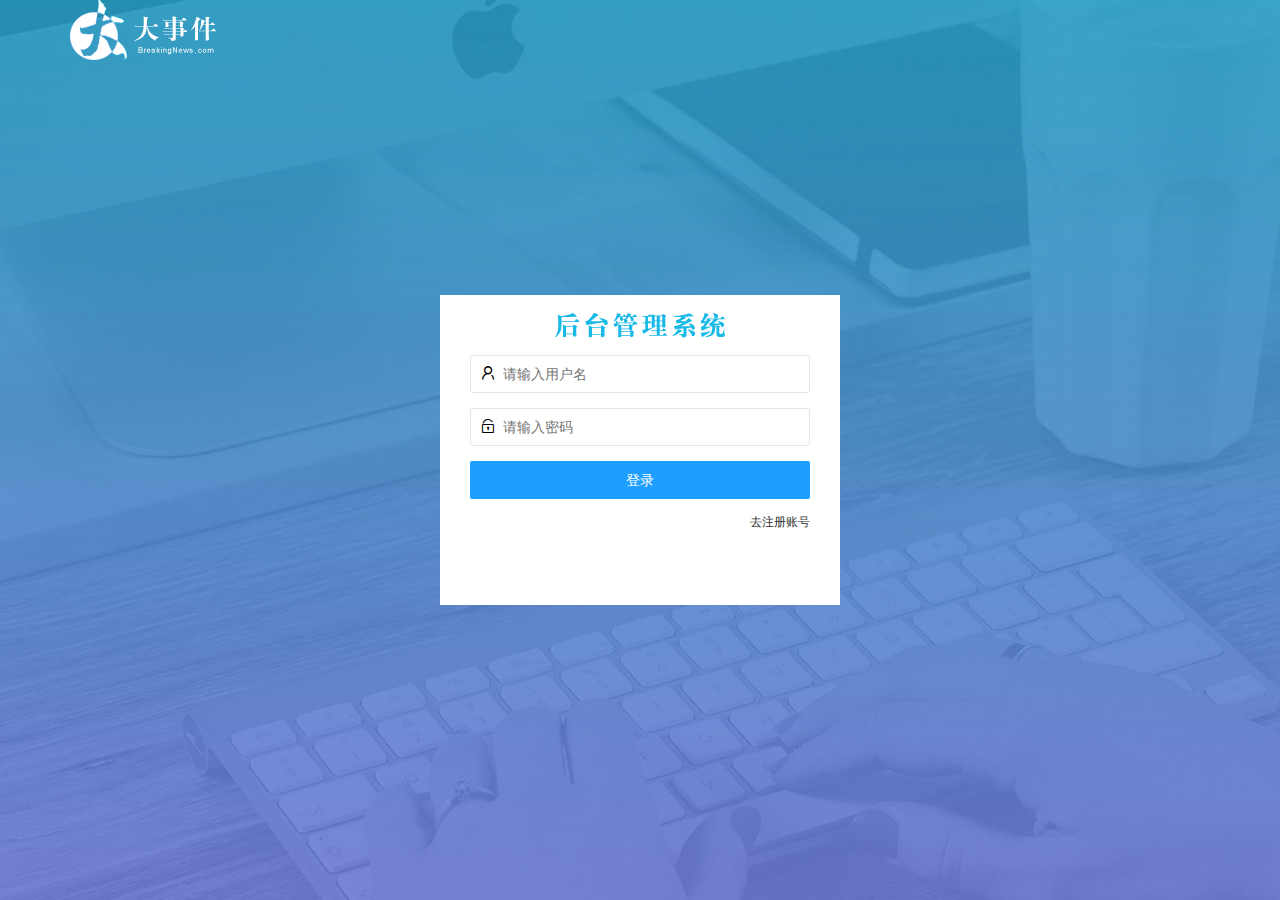
<file: login.html>
<!DOCTYPE html>
<html lang="en">

<head>
    <meta charset="UTF-8" />
    <meta http-equiv="X-UA-Compatible" content="IE=edge" />
    <meta name="viewport" content="width=device-width, initial-scale=1.0" />
    <title>大事件-登录</title>
    <!-- 导入 LayUI 样式 -->
    <link rel="stylesheet" href="/assets/lib/layui/css/layui.css" />
    <!-- 导入自定义样式 -->
    <link rel="stylesheet" href="/assets/css/login.css" />
    <script src="/assets/lib/layui/layui.all.js"></script>
    <script src="/assets/lib/jquery.js"></script>
    <script src="/assets/js/baseAPI.js"></script>
</head>

<body>
    <!-- 头部 logo 区域 -->
    <div class="layui-main">
        <img src="/assets/images/logo.png" alt="" />
    </div>

    <!-- 登录注册区域 -->
    <div class="loginAndRegBox">
        <!-- 登录标题 -->
        <div class="title-box"></div>
        <!-- 登录 -->
        <div class="login-box">
            <form class="layui-form" id="form_login">

                <!-- 用户名 -->
                <div class="layui-form-item">
                    <i class="layui-icon layui-icon-username"></i>
                    <input type="text" name="username" required lay-verify="required" placeholder="请输入用户名"
                        autocomplete="off" class="layui-input" />
                </div>

                <!-- 密码 -->
                <div class="layui-form-item">
                    <i class="layui-icon layui-icon-password"></i>
                    <input type="password" name="password" required lay-verify="required" placeholder="请输入密码"
                        autocomplete="off" class="layui-input" />
                </div>

                <!-- 登录按钮 -->
                <div class="layui-form-item">
                    <!-- 注意：表单提交按钮和普通按钮的区别，就是 lay-submit 属性 -->
                    <button class="layui-btn layui-btn-normal layui-btn-fluid" lay-submit>
                        登录
                    </button>
                </div>
                <div class="layui-form-item link">
                    <a href="javascript:;" id="link_reg">去注册账号</a>
                </div>
            </form>
        </div>
        <!-- 注册 -->
        <div class="reg-box">
            <form class="layui-form" id="form_reg">
                <!-- 用户名 -->
                <div class="layui-form-item">
                    <i class="layui-icon layui-icon-username"></i>
                    <input type="text" name="username" required lay-verify="required" placeholder="请输入用户名"
                        autocomplete="off" class="layui-input" />
                </div>

                <!-- 密码 -->
                <div class="layui-form-item">
                    <i class="layui-icon layui-icon-password"></i>
                    <input type="password" name="password" required lay-verify="required|pwd" placeholder="请输入密码"
                        autocomplete="off" class="layui-input" />
                </div>

                <!-- 确认密码 -->
                <div class="layui-form-item">
                    <i class="layui-icon layui-icon-password"></i>
                    <input type="password" name="repassword" required lay-verify="required|pwd|repwd"
                        placeholder="再次确认密码" autocomplete="off" class="layui-input" />
                </div>

                <!-- 注册按钮 -->
                <div class="layui-form-item">
                    <!-- 注意：表单提交按钮和普通按钮的区别，就是 lay-submit 属性 -->
                    <button class="layui-btn layui-btn-normal layui-btn-fluid" lay-submit>
                        注册
                    </button>
                </div>
                <div class="layui-form-item link">
                    <a href="javascript:;" id="link_login">去登录</a>
                </div>
            </form>
        </div>
    </div>
</body>
<!-- 引入js -->
<script src="/assets/js/login.js"></script>

</html>
</file>
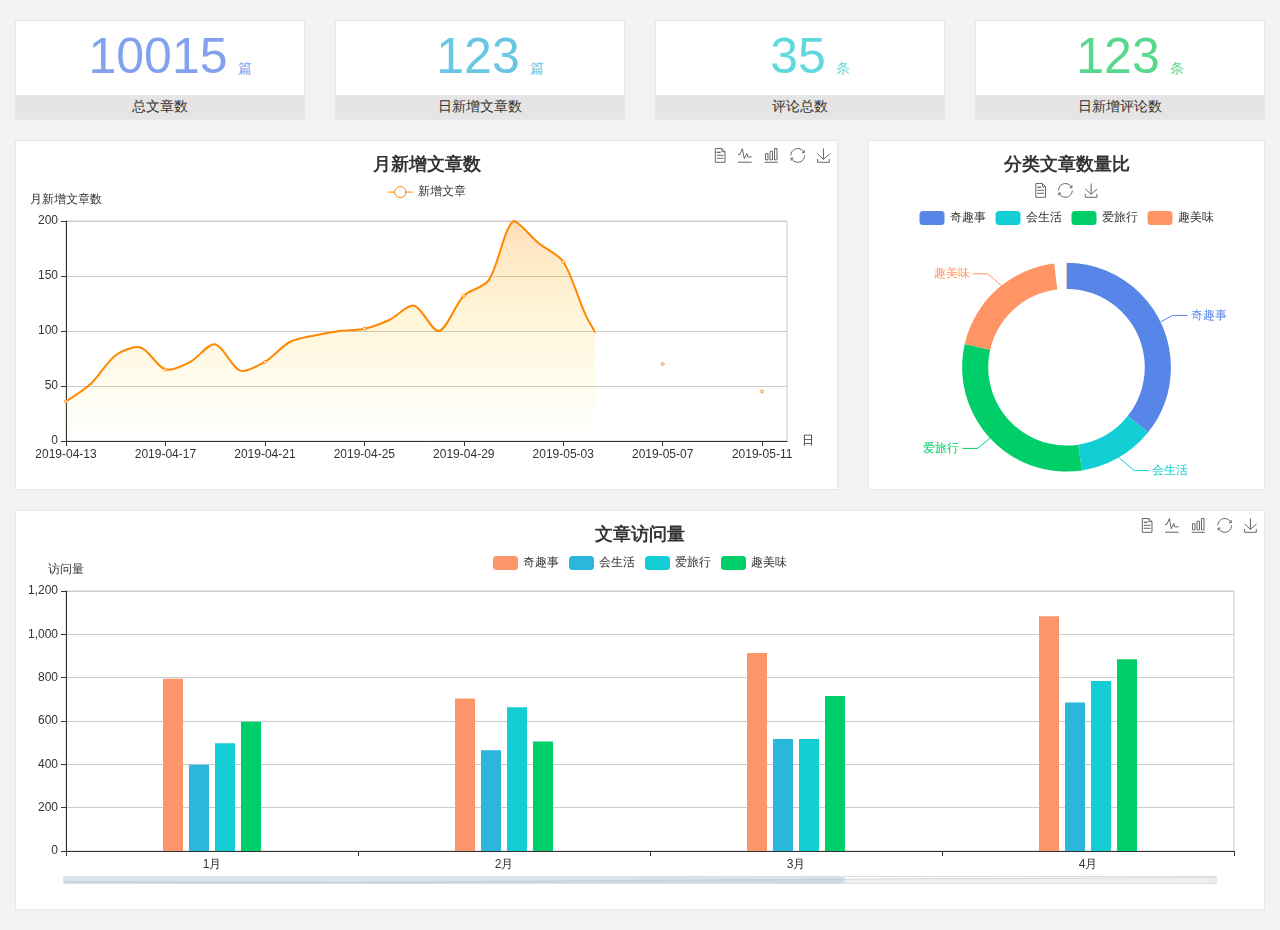
<file: home/dashboard.html>
<!DOCTYPE html>
<html lang="en">

<head>
  <meta charset="UTF-8">
  <meta name="viewport" content="width=device-width, initial-scale=1.0">
  <meta http-equiv="X-UA-Compatible" content="ie=edge">
  <title>图表统计</title>
  <link rel="stylesheet" href="../../assets/lib/bootstrap.css" />
  <link rel="stylesheet" href="../../assets/lib/main.css" />
  <script src="../../assets/lib/jquery.js"></script>
  <script type="text/javascript" src="../../assets/lib/echarts.min.js"></script>
</head>

<body>
  <div class="container-fluid">
    <div class="row spannel_list">
      <div class="col-sm-3 col-xs-6">
        <div class="spannel">
          <em>10015</em><span>篇</span>
          <b>总文章数</b>
        </div>
      </div>
      <div class="col-sm-3 col-xs-6">
        <div class="spannel scolor01">
          <em>123</em><span>篇</span>
          <b>日新增文章数</b>
        </div>
      </div>
      <div class="col-sm-3 col-xs-6">
        <div class="spannel scolor02">
          <em>35</em><span>条</span>
          <b>评论总数</b>
        </div>
      </div>
      <div class="col-sm-3 col-xs-6">
        <div class="spannel scolor03">
          <em>123</em><span>条</span>
          <b>日新增评论数</b>
        </div>
      </div>
    </div>
  </div>

  <div class="container-fluid">
    <div class="row curve-pie">
      <div class="col-lg-8 col-md-8">
        <div class="gragh_pannel" id="curve_show"></div>
      </div>
      <div class="col-lg-4 col-md-4">
        <div class="gragh_pannel" id="pie_show"></div>
      </div>
    </div>
  </div>

  <div class="container-fluid">
    <div class="column_pannel" id="column_show"></div>
  </div>

  <script>
    var oChart = echarts.init(document.getElementById('curve_show'));
    var aList_all = [
      { 'count': 36, 'date': '2019-04-13' },
      { 'count': 52, 'date': '2019-04-14' },
      { 'count': 78, 'date': '2019-04-15' },
      { 'count': 85, 'date': '2019-04-16' },
      { 'count': 65, 'date': '2019-04-17' },
      { 'count': 72, 'date': '2019-04-18' },
      { 'count': 88, 'date': '2019-04-19' },
      { 'count': 64, 'date': '2019-04-20' },
      { 'count': 72, 'date': '2019-04-21' },
      { 'count': 90, 'date': '2019-04-22' },
      { 'count': 96, 'date': '2019-04-23' },
      { 'count': 100, 'date': '2019-04-24' },
      { 'count': 102, 'date': '2019-04-25' },
      { 'count': 110, 'date': '2019-04-26' },
      { 'count': 123, 'date': '2019-04-27' },
      { 'count': 100, 'date': '2019-04-28' },
      { 'count': 132, 'date': '2019-04-29' },
      { 'count': 146, 'date': '2019-04-30' },
      { 'count': 200, 'date': '2019-05-01' },
      { 'count': 180, 'date': '2019-05-02' },
      { 'count': 163, 'date': '2019-05-03' },
      { 'count': 110, 'date': '2019-05-04' },
      { 'count': 80, 'date': '2019-05-05' },
      { 'count': 82, 'date': '2019-05-06' },
      { 'count': 70, 'date': '2019-05-07' },
      { 'count': 65, 'date': '2019-05-08' },
      { 'count': 54, 'date': '2019-05-09' },
      { 'count': 40, 'date': '2019-05-10' },
      { 'count': 45, 'date': '2019-05-11' },
      { 'count': 38, 'date': '2019-05-12' },
    ];

    let aCount = [];
    let aDate = [];

    for (var i = 0; i < aList_all.length; i++) {
      aCount.push(aList_all[i].count);
      aDate.push(aList_all[i].date);
    }

    var chartopt = {
      title: {
        text: '月新增文章数',
        left: 'center',
        top: '10'
      },
      tooltip: {
        trigger: 'axis'
      },
      legend: {
        data: ['新增文章'],
        top: '40'
      },
      toolbox: {
        show: true,
        feature: {
          mark: { show: true },
          dataView: { show: true, readOnly: false },
          magicType: { show: true, type: ['line', 'bar'] },
          restore: { show: true },
          saveAsImage: { show: true }
        }
      },
      calculable: true,
      xAxis: [
        {
          name: '日',
          type: 'category',
          boundaryGap: false,
          data: aDate
        }
      ],
      yAxis: [
        {
          name: '月新增文章数',
          type: 'value'
        }
      ],
      series: [
        {
          name: '新增文章',
          type: 'line',
          smooth: true,
          itemStyle: { normal: { areaStyle: { type: 'default' }, color: '#f80' }, lineStyle: { color: '#f80' } },
          data: aCount
        }],
      areaStyle: {
        normal: {
          color: new echarts.graphic.LinearGradient(0, 0, 0, 1, [{
            offset: 0,
            color: 'rgba(255,136,0,0.39)'
          }, {
            offset: .34,
            color: 'rgba(255,180,0,0.25)'
          }, {
            offset: 1,
            color: 'rgba(255,222,0,0.00)'
          }])

        }
      },
      grid: {
        show: true,
        x: 50,
        x2: 50,
        y: 80,
        height: 220
      }
    };

    oChart.setOption(chartopt);


    var oPie = echarts.init(document.getElementById('pie_show'));
    var oPieopt =
    {
      title: {
        top: 10,
        text: '分类文章数量比',
        x: 'center'
      },
      tooltip: {
        trigger: 'item',
        formatter: "{a} <br/>{b} : {c} ({d}%)"
      },
      color: ['#5885e8', '#13cfd5', '#00ce68', '#ff9565'],
      legend: {
        x: 'center',
        top: 65,
        data: ['奇趣事', '会生活', '爱旅行', '趣美味']
      },
      toolbox: {
        show: true,
        x: 'center',
        top: 35,
        feature: {
          mark: { show: true },
          dataView: { show: true, readOnly: false },
          magicType: {
            show: true,
            type: ['pie', 'funnel'],
            option: {
              funnel: {
                x: '25%',
                width: '50%',
                funnelAlign: 'left',
                max: 1548
              }
            }
          },
          restore: { show: true },
          saveAsImage: { show: true }
        }
      },
      calculable: true,
      series: [
        {
          name: '访问来源',
          type: 'pie',
          radius: ['45%', '60%'],
          center: ['50%', '65%'],
          data: [
            { value: 300, name: '奇趣事' },
            { value: 100, name: '会生活' },
            { value: 260, name: '爱旅行' },
            { value: 180, name: '趣美味' }
          ]
        }
      ]
    };
    oPie.setOption(oPieopt);



    var oColumn = this.echarts.init(document.getElementById('column_show'));
    var oColumnopt =
    {
      title: {
        text: '文章访问量',
        left: 'center',
        top: '10'
      },
      tooltip: {
        trigger: 'axis'
      },
      legend: {
        data: ['奇趣事', '会生活', '爱旅行', '趣美味'],
        top: '40'
      },
      toolbox: {
        show: true,
        feature: {
          mark: { show: true },
          dataView: { show: true, readOnly: false },
          magicType: { show: true, type: ['line', 'bar'] },
          restore: { show: true },
          saveAsImage: { show: true }
        }
      },
      calculable: true,
      xAxis: [
        {
          type: 'category',
          data: ['1月', '2月', '3月', '4月', '5月']
        }
      ],
      yAxis: [
        {
          name: '访问量',
          type: 'value'
        }
      ],
      series: [
        {
          name: '奇趣事',
          type: 'bar',
          barWidth: 20,
          itemStyle: {
            normal: { areaStyle: { type: 'default' }, color: '#fd956a' }
          },
          data: [800, 708, 920, 1090, 1200]
        },
        {
          name: '会生活',
          type: 'bar',
          barWidth: 20,
          itemStyle: {
            normal: { areaStyle: { type: 'default' }, color: '#2bb6db' }
          },
          data: [400, 468, 520, 690, 800]
        },
        {
          name: '爱旅行',
          type: 'bar',
          barWidth: 20,
          itemStyle: {
            normal: { areaStyle: { type: 'default' }, color: '#13cfd5' }
          },
          data: [500, 668, 520, 790, 900]
        },
        {
          name: '趣美味',
          type: 'bar',
          barWidth: 20,
          itemStyle: {
            normal: { areaStyle: { type: 'default' }, color: '#00ce68' }
          },
          data: [600, 508, 720, 890, 1000]
        }
      ],
      grid: {
        show: true,
        x: 50,
        x2: 30,
        y: 80,
        height: 260
      },
      dataZoom: [//给x轴设置滚动条
        {
          start: 0,//默认为0
          end: 100 - 1000 / 31,//默认为100
          type: 'slider',
          show: true,
          xAxisIndex: [0],
          handleSize: 0,//滑动条的 左右2个滑动条的大小
          height: 8,//组件高度
          left: 45, //左边的距离
          right: 50,//右边的距离
          bottom: 26,//右边的距离
          handleColor: '#ddd',//h滑动图标的颜色
          handleStyle: {
            borderColor: "#cacaca",
            borderWidth: "1",
            shadowBlur: 2,
            background: "#ddd",
            shadowColor: "#ddd",
          }
        }]
    };
    oColumn.setOption(oColumnopt);
  </script>
</body>

</html>
</file>
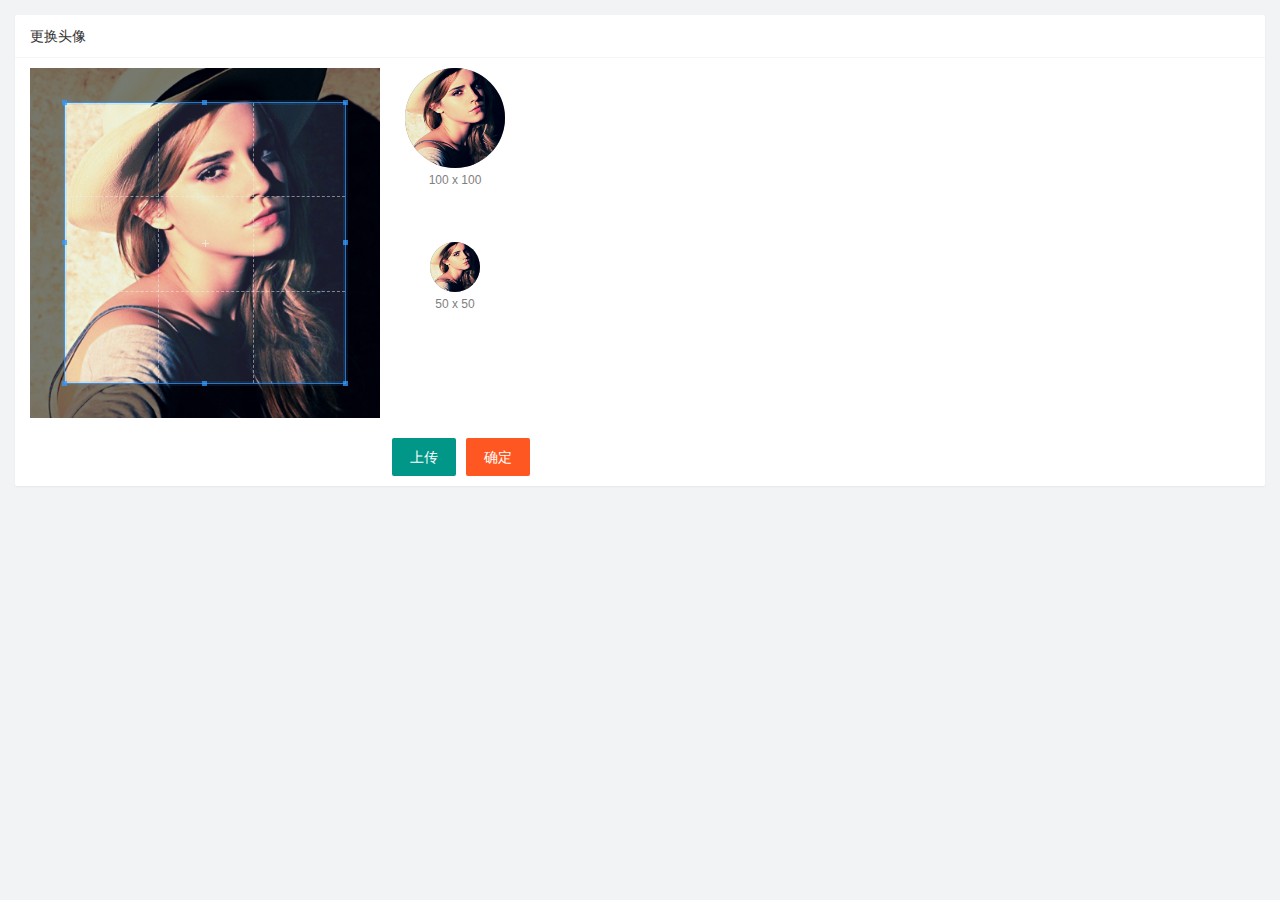
<file: user/user_avatar.html>
<!DOCTYPE html>
<html lang="en">

<head>
    <meta charset="UTF-8" />
    <meta http-equiv="X-UA-Compatible" content="IE=edge" />
    <meta name="viewport" content="width=device-width, initial-scale=1.0" />
    <title>Document</title>
    <link rel="stylesheet" href="/assets/lib/layui/css/layui.css" />
    <link rel="stylesheet" href="/assets/css/user/user_avatar.css" />
    <link rel="stylesheet" href="/assets/lib/cropper/cropper.css" />
</head>

<body>
    <div class="layui-card">
        <div class="layui-card-header">更换头像</div>
        <div class="layui-card-body">
            <!-- 第一行的图片裁剪和预览区域 -->
            <div class="row1">
                <!-- 图片裁剪区域 -->
                <div class="cropper-box">
                    <!-- 这个 img 标签很重要，将来会把它初始化为裁剪区域 -->
                    <img id="image" src="/assets/images/sample.jpg" />
                </div>
                <!-- 图片的预览区域 -->
                <div class="preview-box">
                    <div>
                        <!-- 宽高为 100px 的预览区域 -->
                        <div class="img-preview w100"></div>
                        <p class="size">100 x 100</p>
                    </div>
                    <div>
                        <!-- 宽高为 50px 的预览区域 -->
                        <div class="img-preview w50"></div>
                        <p class="size">50 x 50</p>
                    </div>
                </div>
            </div>
            <!-- 第二行的按钮区域 -->
            <div class="row2">
                <input type="file" id="file" accept="image/png,image/jpeg" >
                <button type="button" class="layui-btn" id="btnCd" >上传</button>
                <button type="button" class="layui-btn layui-btn-danger" id="btnUpload">确定</button>
            </div>
        </div>
    </div>
</body>

<script src="/assets/lib/layui/layui.all.js"></script>
<script src="/assets/lib/jquery.js"></script>
<script src="/assets/lib/cropper/Cropper.js"></script>
<script src="/assets/lib/cropper/jquery-cropper.js"></script>
<script src="/assets/js/baseAPI.js"></script>
<script src="/assets/js/user/user_avatar.js"></script>

</html>
</file>
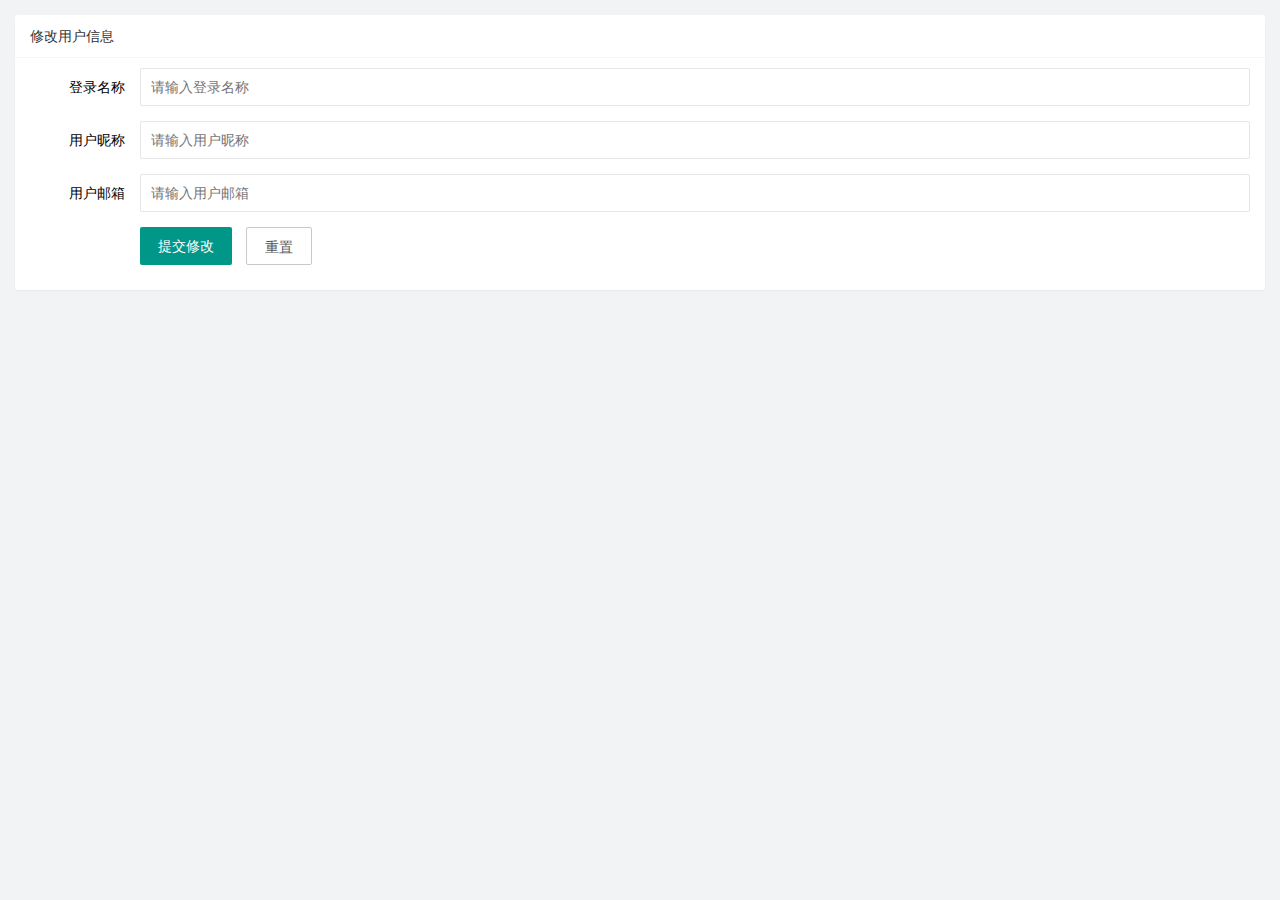
<file: user/user_info.html>
<!DOCTYPE html>
<html lang="en">

<head>
    <meta charset="UTF-8" />
    <meta http-equiv="X-UA-Compatible" content="IE=edge" />
    <meta name="viewport" content="width=device-width, initial-scale=1.0" />
    <title>Document</title>
    <link rel="stylesheet" href="/assets/lib/layui/css/layui.css">
    <link rel="stylesheet" href="/assets/css/user/user_info.css">
</head>

<body>
    <div class="layui-card">
        <div class="layui-card-header">修改用户信息</div>
        <div class="layui-card-body">
            <form class="layui-form" action="" lay-filter="formUserInfo">
                <!-- 隐藏域 -->
                <input type="hidden" name="id">
                <!-- 省略其他代码 -->
                <div class="layui-form-item">
                    <label class="layui-form-label">登录名称</label>
                    <div class="layui-input-block">
                        <input type="text" name="username" required readonly lay-verify="required|nickname"
                            placeholder="请输入登录名称" autocomplete="off" class="layui-input" />
                    </div>
                </div>
                <div class="layui-form-item">
                    <label class="layui-form-label">用户昵称</label>
                    <div class="layui-input-block">
                        <input type="text" name="nickname" required lay-verify="required|nickname" placeholder="请输入用户昵称"
                            autocomplete="off" class="layui-input" />
                    </div>
                </div>
                <div class="layui-form-item">
                    <label class="layui-form-label">用户邮箱</label>
                    <div class="layui-input-block">
                        <input type="text" name="email" required lay-verify="required|email" placeholder="请输入用户邮箱"
                            autocomplete="off" class="layui-input" />
                    </div>
                </div>
                <div class="layui-form-item">
                    <div class="layui-input-block">
                        <button class="layui-btn" lay-submit lay-filter="formDemo">提交修改</button>
                        <button type="reset" class="layui-btn layui-btn-primary" id="btnReset">重置</button>
                    </div>
                </div>
            </form>
        </div>
        <!-- form 表单 -->

    </div>
</body>
<script src="/assets/lib/layui/layui.all.js"></script>
<script src="/assets/lib/jquery.js"></script>
<script src="/assets/js/baseAPI.js"></script>
<script src="/assets/js/user/user_info.js"></script>

</html>
</file>
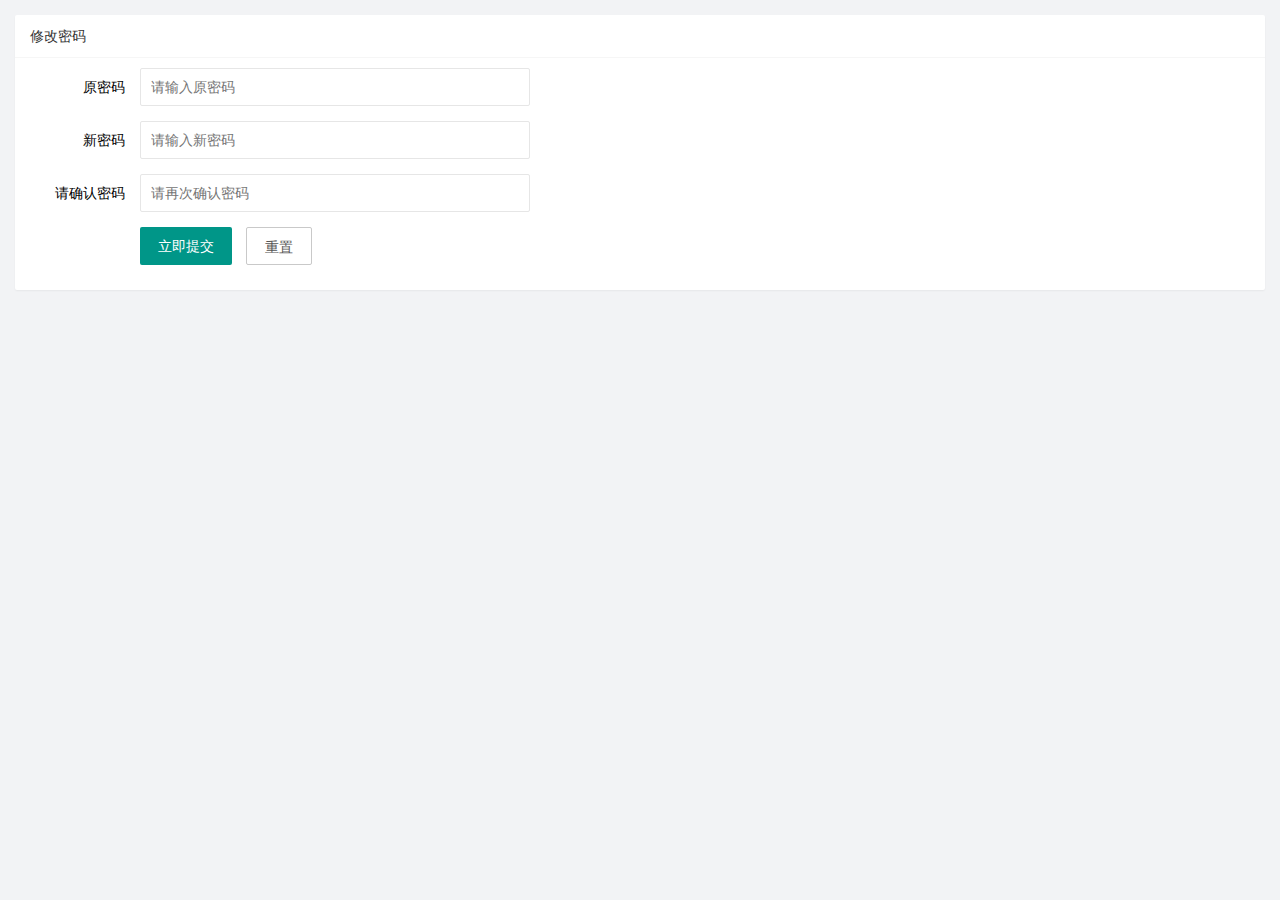
<file: user/user_pwd.html>
<!DOCTYPE html>
<html lang="en">

<head>
    <meta charset="UTF-8" />
    <meta http-equiv="X-UA-Compatible" content="IE=edge" />
    <meta name="viewport" content="width=device-width, initial-scale=1.0" />
    <title>Document</title>
    <link rel="stylesheet" href="/assets/lib/layui/css/layui.css" />
    <link rel="stylesheet" href="/assets/css/user/user_pwd.css" />
</head>

<body>
    <div class="layui-card">
        <div class="layui-card-header">修改密码</div>
        <div class="layui-card-body">
            <form class="layui-form" action="">
                <div class="layui-form-item">
                    <label class="layui-form-label">原密码</label>
                    <div class="layui-input-block">
                        <input type="password" name="oldPwd" required lay-verify="required|pwd" placeholder="请输入原密码"
                            autocomplete="off" class="layui-input" />
                    </div>
                </div>
                <div class="layui-form-item">
                    <label class="layui-form-label">新密码</label>
                    <div class="layui-input-block">
                        <input type="password" name="newPwd" required lay-verify="required|pwd|samePwd"
                            placeholder="请输入新密码" autocomplete="off" class="layui-input" />
                    </div>
                </div>
                <div class="layui-form-item">
                    <label class="layui-form-label">请确认密码</label>
                    <div class="layui-input-block">
                        <input type="password" name="rePwd" required lay-verify="required|pwd|rePwd"
                            placeholder="请再次确认密码" autocomplete="off" class="layui-input" />
                    </div>
                </div>
                <div class="layui-form-item">
                    <div class="layui-input-block">
                        <button class="layui-btn" lay-submit lay-filter="formDemo">
                            立即提交
                        </button>
                        <button type="reset" class="layui-btn layui-btn-primary">
                            重置
                        </button>
                    </div>
                </div>
            </form>
        </div>
    </div>
</body>
<!-- 导入 layui 的 js -->
<script src="/assets/lib/layui/layui.all.js"></script>
<!-- 导入 jQuery -->
<script src="/assets/lib/jquery.js"></script>
<!-- 导入 baseAPI -->
<script src="/assets/js/baseAPI.js"></script>
<!-- 导入自己的 js -->
<script src="/assets/js/user/user_pwd.js"></script>

</html>
</file>
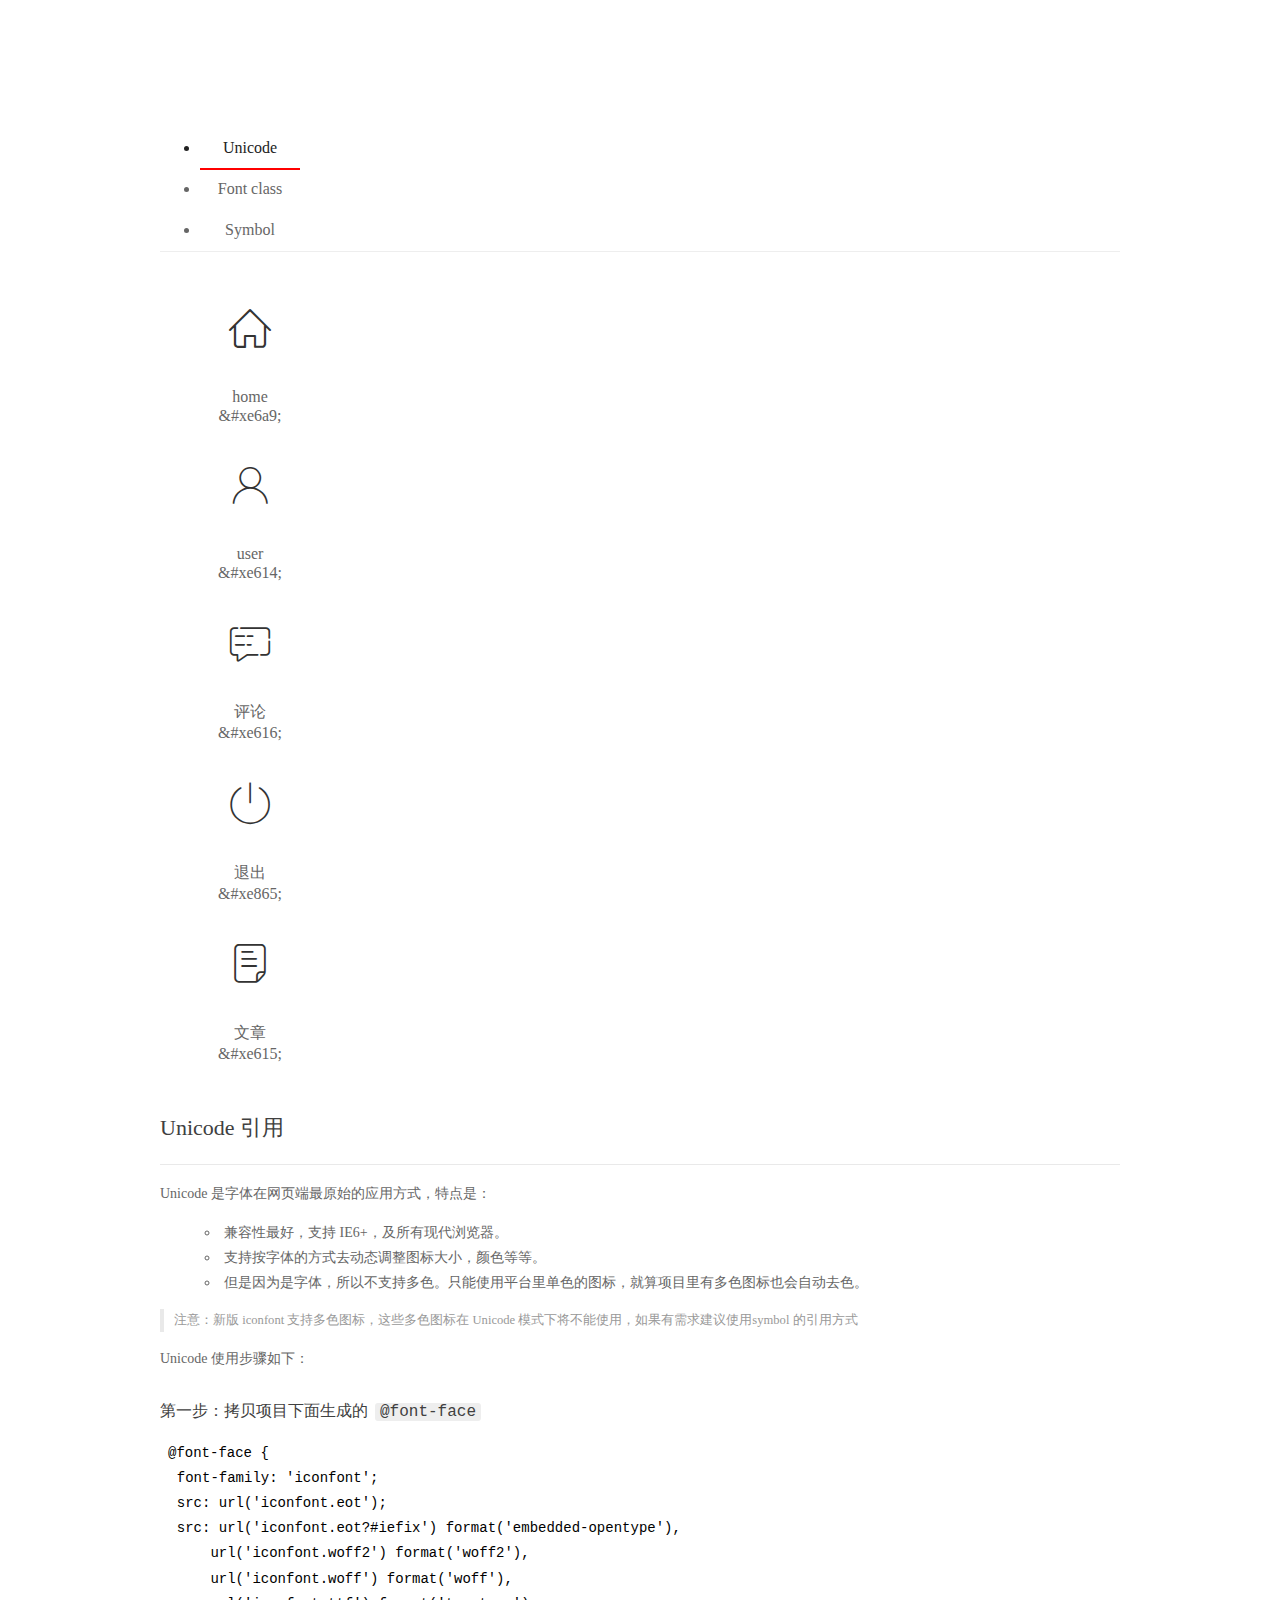
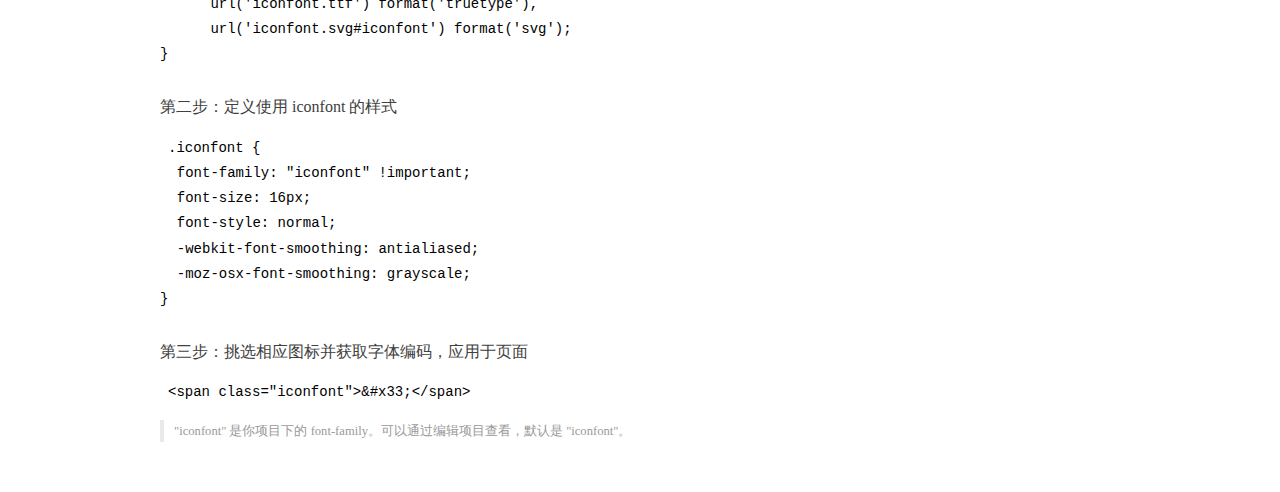
<file: assets/fonts/demo_index.html>
<!DOCTYPE html>
<html>
<head>
  <meta charset="utf-8"/>
  <title>IconFont Demo</title>
  <link rel="shortcut icon" href="https://gtms04.alicdn.com/tps/i4/TB1_oz6GVXXXXaFXpXXJDFnIXXX-64-64.ico" type="image/x-icon"/>
  <link rel="stylesheet" href="https://g.alicdn.com/thx/cube/1.3.2/cube.min.css">
  <link rel="stylesheet" href="demo.css">
  <link rel="stylesheet" href="iconfont.css">
  <script src="iconfont.js"></script>
  <!-- jQuery -->
  <script src="https://a1.alicdn.com/oss/uploads/2018/12/26/7bfddb60-08e8-11e9-9b04-53e73bb6408b.js"></script>
  <!-- 代码高亮 -->
  <script src="https://a1.alicdn.com/oss/uploads/2018/12/26/a3f714d0-08e6-11e9-8a15-ebf944d7534c.js"></script>
</head>
<body>
  <div class="main">
    <h1 class="logo"><a href="https://www.iconfont.cn/" title="iconfont 首页" target="_blank">&#xe86b;</a></h1>
    <div class="nav-tabs">
      <ul id="tabs" class="dib-box">
        <li class="dib active"><span>Unicode</span></li>
        <li class="dib"><span>Font class</span></li>
        <li class="dib"><span>Symbol</span></li>
      </ul>
      
    </div>
    <div class="tab-container">
      <div class="content unicode" style="display: block;">
          <ul class="icon_lists dib-box">
          
            <li class="dib">
              <span class="icon iconfont">&#xe6a9;</span>
                <div class="name">home</div>
                <div class="code-name">&amp;#xe6a9;</div>
              </li>
          
            <li class="dib">
              <span class="icon iconfont">&#xe614;</span>
                <div class="name">user</div>
                <div class="code-name">&amp;#xe614;</div>
              </li>
          
            <li class="dib">
              <span class="icon iconfont">&#xe616;</span>
                <div class="name">评论</div>
                <div class="code-name">&amp;#xe616;</div>
              </li>
          
            <li class="dib">
              <span class="icon iconfont">&#xe865;</span>
                <div class="name">退出</div>
                <div class="code-name">&amp;#xe865;</div>
              </li>
          
            <li class="dib">
              <span class="icon iconfont">&#xe615;</span>
                <div class="name">文章</div>
                <div class="code-name">&amp;#xe615;</div>
              </li>
          
          </ul>
          <div class="article markdown">
          <h2 id="unicode-">Unicode 引用</h2>
          <hr>

          <p>Unicode 是字体在网页端最原始的应用方式，特点是：</p>
          <ul>
            <li>兼容性最好，支持 IE6+，及所有现代浏览器。</li>
            <li>支持按字体的方式去动态调整图标大小，颜色等等。</li>
            <li>但是因为是字体，所以不支持多色。只能使用平台里单色的图标，就算项目里有多色图标也会自动去色。</li>
          </ul>
          <blockquote>
            <p>注意：新版 iconfont 支持多色图标，这些多色图标在 Unicode 模式下将不能使用，如果有需求建议使用symbol 的引用方式</p>
          </blockquote>
          <p>Unicode 使用步骤如下：</p>
          <h3 id="-font-face">第一步：拷贝项目下面生成的 <code>@font-face</code></h3>
<pre><code class="language-css"
>@font-face {
  font-family: 'iconfont';
  src: url('iconfont.eot');
  src: url('iconfont.eot?#iefix') format('embedded-opentype'),
      url('iconfont.woff2') format('woff2'),
      url('iconfont.woff') format('woff'),
      url('iconfont.ttf') format('truetype'),
      url('iconfont.svg#iconfont') format('svg');
}
</code></pre>
          <h3 id="-iconfont-">第二步：定义使用 iconfont 的样式</h3>
<pre><code class="language-css"
>.iconfont {
  font-family: "iconfont" !important;
  font-size: 16px;
  font-style: normal;
  -webkit-font-smoothing: antialiased;
  -moz-osx-font-smoothing: grayscale;
}
</code></pre>
          <h3 id="-">第三步：挑选相应图标并获取字体编码，应用于页面</h3>
<pre>
<code class="language-html"
>&lt;span class="iconfont"&gt;&amp;#x33;&lt;/span&gt;
</code></pre>
          <blockquote>
            <p>"iconfont" 是你项目下的 font-family。可以通过编辑项目查看，默认是 "iconfont"。</p>
          </blockquote>
          </div>
      </div>
      <div class="content font-class">
        <ul class="icon_lists dib-box">
          
          <li class="dib">
            <span class="icon iconfont icon-home"></span>
            <div class="name">
              home
            </div>
            <div class="code-name">.icon-home
            </div>
          </li>
          
          <li class="dib">
            <span class="icon iconfont icon-user"></span>
            <div class="name">
              user
            </div>
            <div class="code-name">.icon-user
            </div>
          </li>
          
          <li class="dib">
            <span class="icon iconfont icon-pinglun"></span>
            <div class="name">
              评论
            </div>
            <div class="code-name">.icon-pinglun
            </div>
          </li>
          
          <li class="dib">
            <span class="icon iconfont icon-tuichu"></span>
            <div class="name">
              退出
            </div>
            <div class="code-name">.icon-tuichu
            </div>
          </li>
          
          <li class="dib">
            <span class="icon iconfont icon-16"></span>
            <div class="name">
              文章
            </div>
            <div class="code-name">.icon-16
            </div>
          </li>
          
        </ul>
        <div class="article markdown">
        <h2 id="font-class-">font-class 引用</h2>
        <hr>

        <p>font-class 是 Unicode 使用方式的一种变种，主要是解决 Unicode 书写不直观，语意不明确的问题。</p>
        <p>与 Unicode 使用方式相比，具有如下特点：</p>
        <ul>
          <li>兼容性良好，支持 IE8+，及所有现代浏览器。</li>
          <li>相比于 Unicode 语意明确，书写更直观。可以很容易分辨这个 icon 是什么。</li>
          <li>因为使用 class 来定义图标，所以当要替换图标时，只需要修改 class 里面的 Unicode 引用。</li>
          <li>不过因为本质上还是使用的字体，所以多色图标还是不支持的。</li>
        </ul>
        <p>使用步骤如下：</p>
        <h3 id="-fontclass-">第一步：引入项目下面生成的 fontclass 代码：</h3>
<pre><code class="language-html">&lt;link rel="stylesheet" href="./iconfont.css"&gt;
</code></pre>
        <h3 id="-">第二步：挑选相应图标并获取类名，应用于页面：</h3>
<pre><code class="language-html">&lt;span class="iconfont icon-xxx"&gt;&lt;/span&gt;
</code></pre>
        <blockquote>
          <p>"
            iconfont" 是你项目下的 font-family。可以通过编辑项目查看，默认是 "iconfont"。</p>
        </blockquote>
      </div>
      </div>
      <div class="content symbol">
          <ul class="icon_lists dib-box">
          
            <li class="dib">
                <svg class="icon svg-icon" aria-hidden="true">
                  <use xlink:href="#icon-home"></use>
                </svg>
                <div class="name">home</div>
                <div class="code-name">#icon-home</div>
            </li>
          
            <li class="dib">
                <svg class="icon svg-icon" aria-hidden="true">
                  <use xlink:href="#icon-user"></use>
                </svg>
                <div class="name">user</div>
                <div class="code-name">#icon-user</div>
            </li>
          
            <li class="dib">
                <svg class="icon svg-icon" aria-hidden="true">
                  <use xlink:href="#icon-pinglun"></use>
                </svg>
                <div class="name">评论</div>
                <div class="code-name">#icon-pinglun</div>
            </li>
          
            <li class="dib">
                <svg class="icon svg-icon" aria-hidden="true">
                  <use xlink:href="#icon-tuichu"></use>
                </svg>
                <div class="name">退出</div>
                <div class="code-name">#icon-tuichu</div>
            </li>
          
            <li class="dib">
                <svg class="icon svg-icon" aria-hidden="true">
                  <use xlink:href="#icon-16"></use>
                </svg>
                <div class="name">文章</div>
                <div class="code-name">#icon-16</div>
            </li>
          
          </ul>
          <div class="article markdown">
          <h2 id="symbol-">Symbol 引用</h2>
          <hr>

          <p>这是一种全新的使用方式，应该说这才是未来的主流，也是平台目前推荐的用法。相关介绍可以参考这篇<a href="">文章</a>
            这种用法其实是做了一个 SVG 的集合，与另外两种相比具有如下特点：</p>
          <ul>
            <li>支持多色图标了，不再受单色限制。</li>
            <li>通过一些技巧，支持像字体那样，通过 <code>font-size</code>, <code>color</code> 来调整样式。</li>
            <li>兼容性较差，支持 IE9+，及现代浏览器。</li>
            <li>浏览器渲染 SVG 的性能一般，还不如 png。</li>
          </ul>
          <p>使用步骤如下：</p>
          <h3 id="-symbol-">第一步：引入项目下面生成的 symbol 代码：</h3>
<pre><code class="language-html">&lt;script src="./iconfont.js"&gt;&lt;/script&gt;
</code></pre>
          <h3 id="-css-">第二步：加入通用 CSS 代码（引入一次就行）：</h3>
<pre><code class="language-html">&lt;style&gt;
.icon {
  width: 1em;
  height: 1em;
  vertical-align: -0.15em;
  fill: currentColor;
  overflow: hidden;
}
&lt;/style&gt;
</code></pre>
          <h3 id="-">第三步：挑选相应图标并获取类名，应用于页面：</h3>
<pre><code class="language-html">&lt;svg class="icon" aria-hidden="true"&gt;
  &lt;use xlink:href="#icon-xxx"&gt;&lt;/use&gt;
&lt;/svg&gt;
</code></pre>
          </div>
      </div>

    </div>
  </div>
  <script>
  $(document).ready(function () {
      $('.tab-container .content:first').show()

      $('#tabs li').click(function (e) {
        var tabContent = $('.tab-container .content')
        var index = $(this).index()

        if ($(this).hasClass('active')) {
          return
        } else {
          $('#tabs li').removeClass('active')
          $(this).addClass('active')

          tabContent.hide().eq(index).fadeIn()
        }
      })
    })
  </script>
</body>
</html>
</file>
<file: assets/lib/layui/css/layui.css>
/** layui-v2.5.5 MIT License By https://www.layui.com */
 .layui-inline,img{display:inline-block;vertical-align:middle}h1,h2,h3,h4,h5,h6{font-weight:400}.layui-edge,.layui-header,.layui-inline,.layui-main{position:relative}.layui-body,.layui-edge,.layui-elip{overflow:hidden}.layui-btn,.layui-edge,.layui-inline,img{vertical-align:middle}.layui-btn,.layui-disabled,.layui-icon,.layui-unselect{-moz-user-select:none;-webkit-user-select:none;-ms-user-select:none}.layui-elip,.layui-form-checkbox span,.layui-form-pane .layui-form-label{text-overflow:ellipsis;white-space:nowrap}.layui-breadcrumb,.layui-tree-btnGroup{visibility:hidden}blockquote,body,button,dd,div,dl,dt,form,h1,h2,h3,h4,h5,h6,input,li,ol,p,pre,td,textarea,th,ul{margin:0;padding:0;-webkit-tap-highlight-color:rgba(0,0,0,0)}a:active,a:hover{outline:0}img{border:none}li{list-style:none}table{border-collapse:collapse;border-spacing:0}h4,h5,h6{font-size:100%}button,input,optgroup,option,select,textarea{font-family:inherit;font-size:inherit;font-style:inherit;font-weight:inherit;outline:0}pre{white-space:pre-wrap;white-space:-moz-pre-wrap;white-space:-pre-wrap;white-space:-o-pre-wrap;word-wrap:break-word}body{line-height:24px;font:14px Helvetica Neue,Helvetica,PingFang SC,Tahoma,Arial,sans-serif}hr{height:1px;margin:10px 0;border:0;clear:both}a{color:#333;text-decoration:none}a:hover{color:#777}a cite{font-style:normal;*cursor:pointer}.layui-border-box,.layui-border-box *{box-sizing:border-box}.layui-box,.layui-box *{box-sizing:content-box}.layui-clear{clear:both;*zoom:1}.layui-clear:after{content:'\20';clear:both;*zoom:1;display:block;height:0}.layui-inline{*display:inline;*zoom:1}.layui-edge{display:inline-block;width:0;height:0;border-width:6px;border-style:dashed;border-color:transparent}.layui-edge-top{top:-4px;border-bottom-color:#999;border-bottom-style:solid}.layui-edge-right{border-left-color:#999;border-left-style:solid}.layui-edge-bottom{top:2px;border-top-color:#999;border-top-style:solid}.layui-edge-left{border-right-color:#999;border-right-style:solid}.layui-disabled,.layui-disabled:hover{color:#d2d2d2!important;cursor:not-allowed!important}.layui-circle{border-radius:100%}.layui-show{display:block!important}.layui-hide{display:none!important}@font-face{font-family:layui-icon;src:url(../font/iconfont.eot?v=250);src:url(../font/iconfont.eot?v=250#iefix) format('embedded-opentype'),url(../font/iconfont.woff2?v=250) format('woff2'),url(../font/iconfont.woff?v=250) format('woff'),url(../font/iconfont.ttf?v=250) format('truetype'),url(../font/iconfont.svg?v=250#layui-icon) format('svg')}.layui-icon{font-family:layui-icon!important;font-size:16px;font-style:normal;-webkit-font-smoothing:antialiased;-moz-osx-font-smoothing:grayscale}.layui-icon-reply-fill:before{content:"\e611"}.layui-icon-set-fill:before{content:"\e614"}.layui-icon-menu-fill:before{content:"\e60f"}.layui-icon-search:before{content:"\e615"}.layui-icon-share:before{content:"\e641"}.layui-icon-set-sm:before{content:"\e620"}.layui-icon-engine:before{content:"\e628"}.layui-icon-close:before{content:"\1006"}.layui-icon-close-fill:before{content:"\1007"}.layui-icon-chart-screen:before{content:"\e629"}.layui-icon-star:before{content:"\e600"}.layui-icon-circle-dot:before{content:"\e617"}.layui-icon-chat:before{content:"\e606"}.layui-icon-release:before{content:"\e609"}.layui-icon-list:before{content:"\e60a"}.layui-icon-chart:before{content:"\e62c"}.layui-icon-ok-circle:before{content:"\1005"}.layui-icon-layim-theme:before{content:"\e61b"}.layui-icon-table:before{content:"\e62d"}.layui-icon-right:before{content:"\e602"}.layui-icon-left:before{content:"\e603"}.layui-icon-cart-simple:before{content:"\e698"}.layui-icon-face-cry:before{content:"\e69c"}.layui-icon-face-smile:before{content:"\e6af"}.layui-icon-survey:before{content:"\e6b2"}.layui-icon-tree:before{content:"\e62e"}.layui-icon-upload-circle:before{content:"\e62f"}.layui-icon-add-circle:before{content:"\e61f"}.layui-icon-download-circle:before{content:"\e601"}.layui-icon-templeate-1:before{content:"\e630"}.layui-icon-util:before{content:"\e631"}.layui-icon-face-surprised:before{content:"\e664"}.layui-icon-edit:before{content:"\e642"}.layui-icon-speaker:before{content:"\e645"}.layui-icon-down:before{content:"\e61a"}.layui-icon-file:before{content:"\e621"}.layui-icon-layouts:before{content:"\e632"}.layui-icon-rate-half:before{content:"\e6c9"}.layui-icon-add-circle-fine:before{content:"\e608"}.layui-icon-prev-circle:before{content:"\e633"}.layui-icon-read:before{content:"\e705"}.layui-icon-404:before{content:"\e61c"}.layui-icon-carousel:before{content:"\e634"}.layui-icon-help:before{content:"\e607"}.layui-icon-code-circle:before{content:"\e635"}.layui-icon-water:before{content:"\e636"}.layui-icon-username:before{content:"\e66f"}.layui-icon-find-fill:before{content:"\e670"}.layui-icon-about:before{content:"\e60b"}.layui-icon-location:before{content:"\e715"}.layui-icon-up:before{content:"\e619"}.layui-icon-pause:before{content:"\e651"}.layui-icon-date:before{content:"\e637"}.layui-icon-layim-uploadfile:before{content:"\e61d"}.layui-icon-delete:before{content:"\e640"}.layui-icon-play:before{content:"\e652"}.layui-icon-top:before{content:"\e604"}.layui-icon-friends:before{content:"\e612"}.layui-icon-refresh-3:before{content:"\e9aa"}.layui-icon-ok:before{content:"\e605"}.layui-icon-layer:before{content:"\e638"}.layui-icon-face-smile-fine:before{content:"\e60c"}.layui-icon-dollar:before{content:"\e659"}.layui-icon-group:before{content:"\e613"}.layui-icon-layim-download:before{content:"\e61e"}.layui-icon-picture-fine:before{content:"\e60d"}.layui-icon-link:before{content:"\e64c"}.layui-icon-diamond:before{content:"\e735"}.layui-icon-log:before{content:"\e60e"}.layui-icon-rate-solid:before{content:"\e67a"}.layui-icon-fonts-del:before{content:"\e64f"}.layui-icon-unlink:before{content:"\e64d"}.layui-icon-fonts-clear:before{content:"\e639"}.layui-icon-triangle-r:before{content:"\e623"}.layui-icon-circle:before{content:"\e63f"}.layui-icon-radio:before{content:"\e643"}.layui-icon-align-center:before{content:"\e647"}.layui-icon-align-right:before{content:"\e648"}.layui-icon-align-left:before{content:"\e649"}.layui-icon-loading-1:before{content:"\e63e"}.layui-icon-return:before{content:"\e65c"}.layui-icon-fonts-strong:before{content:"\e62b"}.layui-icon-upload:before{content:"\e67c"}.layui-icon-dialogue:before{content:"\e63a"}.layui-icon-video:before{content:"\e6ed"}.layui-icon-headset:before{content:"\e6fc"}.layui-icon-cellphone-fine:before{content:"\e63b"}.layui-icon-add-1:before{content:"\e654"}.layui-icon-face-smile-b:before{content:"\e650"}.layui-icon-fonts-html:before{content:"\e64b"}.layui-icon-form:before{content:"\e63c"}.layui-icon-cart:before{content:"\e657"}.layui-icon-camera-fill:before{content:"\e65d"}.layui-icon-tabs:before{content:"\e62a"}.layui-icon-fonts-code:before{content:"\e64e"}.layui-icon-fire:before{content:"\e756"}.layui-icon-set:before{content:"\e716"}.layui-icon-fonts-u:before{content:"\e646"}.layui-icon-triangle-d:before{content:"\e625"}.layui-icon-tips:before{content:"\e702"}.layui-icon-picture:before{content:"\e64a"}.layui-icon-more-vertical:before{content:"\e671"}.layui-icon-flag:before{content:"\e66c"}.layui-icon-loading:before{content:"\e63d"}.layui-icon-fonts-i:before{content:"\e644"}.layui-icon-refresh-1:before{content:"\e666"}.layui-icon-rmb:before{content:"\e65e"}.layui-icon-home:before{content:"\e68e"}.layui-icon-user:before{content:"\e770"}.layui-icon-notice:before{content:"\e667"}.layui-icon-login-weibo:before{content:"\e675"}.layui-icon-voice:before{content:"\e688"}.layui-icon-upload-drag:before{content:"\e681"}.layui-icon-login-qq:before{content:"\e676"}.layui-icon-snowflake:before{content:"\e6b1"}.layui-icon-file-b:before{content:"\e655"}.layui-icon-template:before{content:"\e663"}.layui-icon-auz:before{content:"\e672"}.layui-icon-console:before{content:"\e665"}.layui-icon-app:before{content:"\e653"}.layui-icon-prev:before{content:"\e65a"}.layui-icon-website:before{content:"\e7ae"}.layui-icon-next:before{content:"\e65b"}.layui-icon-component:before{content:"\e857"}.layui-icon-more:before{content:"\e65f"}.layui-icon-login-wechat:before{content:"\e677"}.layui-icon-shrink-right:before{content:"\e668"}.layui-icon-spread-left:before{content:"\e66b"}.layui-icon-camera:before{content:"\e660"}.layui-icon-note:before{content:"\e66e"}.layui-icon-refresh:before{content:"\e669"}.layui-icon-female:before{content:"\e661"}.layui-icon-male:before{content:"\e662"}.layui-icon-password:before{content:"\e673"}.layui-icon-senior:before{content:"\e674"}.layui-icon-theme:before{content:"\e66a"}.layui-icon-tread:before{content:"\e6c5"}.layui-icon-praise:before{content:"\e6c6"}.layui-icon-star-fill:before{content:"\e658"}.layui-icon-rate:before{content:"\e67b"}.layui-icon-template-1:before{content:"\e656"}.layui-icon-vercode:before{content:"\e679"}.layui-icon-cellphone:before{content:"\e678"}.layui-icon-screen-full:before{content:"\e622"}.layui-icon-screen-restore:before{content:"\e758"}.layui-icon-cols:before{content:"\e610"}.layui-icon-export:before{content:"\e67d"}.layui-icon-print:before{content:"\e66d"}.layui-icon-slider:before{content:"\e714"}.layui-icon-addition:before{content:"\e624"}.layui-icon-subtraction:before{content:"\e67e"}.layui-icon-service:before{content:"\e626"}.layui-icon-transfer:before{content:"\e691"}.layui-main{width:1140px;margin:0 auto}.layui-header{z-index:1000;height:60px}.layui-header a:hover{transition:all .5s;-webkit-transition:all .5s}.layui-side{position:fixed;left:0;top:0;bottom:0;z-index:999;width:200px;overflow-x:hidden}.layui-side-scroll{position:relative;width:220px;height:100%;overflow-x:hidden}.layui-body{position:absolute;left:200px;right:0;top:0;bottom:0;z-index:998;width:auto;overflow-y:auto;box-sizing:border-box}.layui-layout-body{overflow:hidden}.layui-layout-admin .layui-header{background-color:#23262E}.layui-layout-admin .layui-side{top:60px;width:200px;overflow-x:hidden}.layui-layout-admin .layui-body{position:fixed;top:60px;bottom:44px}.layui-layout-admin .layui-main{width:auto;margin:0 15px}.layui-layout-admin .layui-footer{position:fixed;left:200px;right:0;bottom:0;height:44px;line-height:44px;padding:0 15px;background-color:#eee}.layui-layout-admin .layui-logo{position:absolute;left:0;top:0;width:200px;height:100%;line-height:60px;text-align:center;color:#009688;font-size:16px}.layui-layout-admin .layui-header .layui-nav{background:0 0}.layui-layout-left{position:absolute!important;left:200px;top:0}.layui-layout-right{position:absolute!important;right:0;top:0}.layui-container{position:relative;margin:0 auto;padding:0 15px;box-sizing:border-box}.layui-fluid{position:relative;margin:0 auto;padding:0 15px}.layui-row:after,.layui-row:before{content:'';display:block;clear:both}.layui-col-lg1,.layui-col-lg10,.layui-col-lg11,.layui-col-lg12,.layui-col-lg2,.layui-col-lg3,.layui-col-lg4,.layui-col-lg5,.layui-col-lg6,.layui-col-lg7,.layui-col-lg8,.layui-col-lg9,.layui-col-md1,.layui-col-md10,.layui-col-md11,.layui-col-md12,.layui-col-md2,.layui-col-md3,.layui-col-md4,.layui-col-md5,.layui-col-md6,.layui-col-md7,.layui-col-md8,.layui-col-md9,.layui-col-sm1,.layui-col-sm10,.layui-col-sm11,.layui-col-sm12,.layui-col-sm2,.layui-col-sm3,.layui-col-sm4,.layui-col-sm5,.layui-col-sm6,.layui-col-sm7,.layui-col-sm8,.layui-col-sm9,.layui-col-xs1,.layui-col-xs10,.layui-col-xs11,.layui-col-xs12,.layui-col-xs2,.layui-col-xs3,.layui-col-xs4,.layui-col-xs5,.layui-col-xs6,.layui-col-xs7,.layui-col-xs8,.layui-col-xs9{position:relative;display:block;box-sizing:border-box}.layui-col-xs1,.layui-col-xs10,.layui-col-xs11,.layui-col-xs12,.layui-col-xs2,.layui-col-xs3,.layui-col-xs4,.layui-col-xs5,.layui-col-xs6,.layui-col-xs7,.layui-col-xs8,.layui-col-xs9{float:left}.layui-col-xs1{width:8.33333333%}.layui-col-xs2{width:16.66666667%}.layui-col-xs3{width:25%}.layui-col-xs4{width:33.33333333%}.layui-col-xs5{width:41.66666667%}.layui-col-xs6{width:50%}.layui-col-xs7{width:58.33333333%}.layui-col-xs8{width:66.66666667%}.layui-col-xs9{width:75%}.layui-col-xs10{width:83.33333333%}.layui-col-xs11{width:91.66666667%}.layui-col-xs12{width:100%}.layui-col-xs-offset1{margin-left:8.33333333%}.layui-col-xs-offset2{margin-left:16.66666667%}.layui-col-xs-offset3{margin-left:25%}.layui-col-xs-offset4{margin-left:33.33333333%}.layui-col-xs-offset5{margin-left:41.66666667%}.layui-col-xs-offset6{margin-left:50%}.layui-col-xs-offset7{margin-left:58.33333333%}.layui-col-xs-offset8{margin-left:66.66666667%}.layui-col-xs-offset9{margin-left:75%}.layui-col-xs-offset10{margin-left:83.33333333%}.layui-col-xs-offset11{margin-left:91.66666667%}.layui-col-xs-offset12{margin-left:100%}@media screen and (max-width:768px){.layui-hide-xs{display:none!important}.layui-show-xs-block{display:block!important}.layui-show-xs-inline{display:inline!important}.layui-show-xs-inline-block{display:inline-block!important}}@media screen and (min-width:768px){.layui-container{width:750px}.layui-hide-sm{display:none!important}.layui-show-sm-block{display:block!important}.layui-show-sm-inline{display:inline!important}.layui-show-sm-inline-block{display:inline-block!important}.layui-col-sm1,.layui-col-sm10,.layui-col-sm11,.layui-col-sm12,.layui-col-sm2,.layui-col-sm3,.layui-col-sm4,.layui-col-sm5,.layui-col-sm6,.layui-col-sm7,.layui-col-sm8,.layui-col-sm9{float:left}.layui-col-sm1{width:8.33333333%}.layui-col-sm2{width:16.66666667%}.layui-col-sm3{width:25%}.layui-col-sm4{width:33.33333333%}.layui-col-sm5{width:41.66666667%}.layui-col-sm6{width:50%}.layui-col-sm7{width:58.33333333%}.layui-col-sm8{width:66.66666667%}.layui-col-sm9{width:75%}.layui-col-sm10{width:83.33333333%}.layui-col-sm11{width:91.66666667%}.layui-col-sm12{width:100%}.layui-col-sm-offset1{margin-left:8.33333333%}.layui-col-sm-offset2{margin-left:16.66666667%}.layui-col-sm-offset3{margin-left:25%}.layui-col-sm-offset4{margin-left:33.33333333%}.layui-col-sm-offset5{margin-left:41.66666667%}.layui-col-sm-offset6{margin-left:50%}.layui-col-sm-offset7{margin-left:58.33333333%}.layui-col-sm-offset8{margin-left:66.66666667%}.layui-col-sm-offset9{margin-left:75%}.layui-col-sm-offset10{margin-left:83.33333333%}.layui-col-sm-offset11{margin-left:91.66666667%}.layui-col-sm-offset12{margin-left:100%}}@media screen and (min-width:992px){.layui-container{width:970px}.layui-hide-md{display:none!important}.layui-show-md-block{display:block!important}.layui-show-md-inline{display:inline!important}.layui-show-md-inline-block{display:inline-block!important}.layui-col-md1,.layui-col-md10,.layui-col-md11,.layui-col-md12,.layui-col-md2,.layui-col-md3,.layui-col-md4,.layui-col-md5,.layui-col-md6,.layui-col-md7,.layui-col-md8,.layui-col-md9{float:left}.layui-col-md1{width:8.33333333%}.layui-col-md2{width:16.66666667%}.layui-col-md3{width:25%}.layui-col-md4{width:33.33333333%}.layui-col-md5{width:41.66666667%}.layui-col-md6{width:50%}.layui-col-md7{width:58.33333333%}.layui-col-md8{width:66.66666667%}.layui-col-md9{width:75%}.layui-col-md10{width:83.33333333%}.layui-col-md11{width:91.66666667%}.layui-col-md12{width:100%}.layui-col-md-offset1{margin-left:8.33333333%}.layui-col-md-offset2{margin-left:16.66666667%}.layui-col-md-offset3{margin-left:25%}.layui-col-md-offset4{margin-left:33.33333333%}.layui-col-md-offset5{margin-left:41.66666667%}.layui-col-md-offset6{margin-left:50%}.layui-col-md-offset7{margin-left:58.33333333%}.layui-col-md-offset8{margin-left:66.66666667%}.layui-col-md-offset9{margin-left:75%}.layui-col-md-offset10{margin-left:83.33333333%}.layui-col-md-offset11{margin-left:91.66666667%}.layui-col-md-offset12{margin-left:100%}}@media screen and (min-width:1200px){.layui-container{width:1170px}.layui-hide-lg{display:none!important}.layui-show-lg-block{display:block!important}.layui-show-lg-inline{display:inline!important}.layui-show-lg-inline-block{display:inline-block!important}.layui-col-lg1,.layui-col-lg10,.layui-col-lg11,.layui-col-lg12,.layui-col-lg2,.layui-col-lg3,.layui-col-lg4,.layui-col-lg5,.layui-col-lg6,.layui-col-lg7,.layui-col-lg8,.layui-col-lg9{float:left}.layui-col-lg1{width:8.33333333%}.layui-col-lg2{width:16.66666667%}.layui-col-lg3{width:25%}.layui-col-lg4{width:33.33333333%}.layui-col-lg5{width:41.66666667%}.layui-col-lg6{width:50%}.layui-col-lg7{width:58.33333333%}.layui-col-lg8{width:66.66666667%}.layui-col-lg9{width:75%}.layui-col-lg10{width:83.33333333%}.layui-col-lg11{width:91.66666667%}.layui-col-lg12{width:100%}.layui-col-lg-offset1{margin-left:8.33333333%}.layui-col-lg-offset2{margin-left:16.66666667%}.layui-col-lg-offset3{margin-left:25%}.layui-col-lg-offset4{margin-left:33.33333333%}.layui-col-lg-offset5{margin-left:41.66666667%}.layui-col-lg-offset6{margin-left:50%}.layui-col-lg-offset7{margin-left:58.33333333%}.layui-col-lg-offset8{margin-left:66.66666667%}.layui-col-lg-offset9{margin-left:75%}.layui-col-lg-offset10{margin-left:83.33333333%}.layui-col-lg-offset11{margin-left:91.66666667%}.layui-col-lg-offset12{margin-left:100%}}.layui-col-space1{margin:-.5px}.layui-col-space1>*{padding:.5px}.layui-col-space3{margin:-1.5px}.layui-col-space3>*{padding:1.5px}.layui-col-space5{margin:-2.5px}.layui-col-space5>*{padding:2.5px}.layui-col-space8{margin:-3.5px}.layui-col-space8>*{padding:3.5px}.layui-col-space10{margin:-5px}.layui-col-space10>*{padding:5px}.layui-col-space12{margin:-6px}.layui-col-space12>*{padding:6px}.layui-col-space15{margin:-7.5px}.layui-col-space15>*{padding:7.5px}.layui-col-space18{margin:-9px}.layui-col-space18>*{padding:9px}.layui-col-space20{margin:-10px}.layui-col-space20>*{padding:10px}.layui-col-space22{margin:-11px}.layui-col-space22>*{padding:11px}.layui-col-space25{margin:-12.5px}.layui-col-space25>*{padding:12.5px}.layui-col-space30{margin:-15px}.layui-col-space30>*{padding:15px}.layui-btn,.layui-input,.layui-select,.layui-textarea,.layui-upload-button{outline:0;-webkit-appearance:none;transition:all .3s;-webkit-transition:all .3s;box-sizing:border-box}.layui-elem-quote{margin-bottom:10px;padding:15px;line-height:22px;border-left:5px solid #009688;border-radius:0 2px 2px 0;background-color:#f2f2f2}.layui-quote-nm{border-style:solid;border-width:1px 1px 1px 5px;background:0 0}.layui-elem-field{margin-bottom:10px;padding:0;border-width:1px;border-style:solid}.layui-elem-field legend{margin-left:20px;padding:0 10px;font-size:20px;font-weight:300}.layui-field-title{margin:10px 0 20px;border-width:1px 0 0}.layui-field-box{padding:10px 15px}.layui-field-title .layui-field-box{padding:10px 0}.layui-progress{position:relative;height:6px;border-radius:20px;background-color:#e2e2e2}.layui-progress-bar{position:absolute;left:0;top:0;width:0;max-width:100%;height:6px;border-radius:20px;text-align:right;background-color:#5FB878;transition:all .3s;-webkit-transition:all .3s}.layui-progress-big,.layui-progress-big .layui-progress-bar{height:18px;line-height:18px}.layui-progress-text{position:relative;top:-20px;line-height:18px;font-size:12px;color:#666}.layui-progress-big .layui-progress-text{position:static;padding:0 10px;color:#fff}.layui-collapse{border-width:1px;border-style:solid;border-radius:2px}.layui-colla-content,.layui-colla-item{border-top-width:1px;border-top-style:solid}.layui-colla-item:first-child{border-top:none}.layui-colla-title{position:relative;height:42px;line-height:42px;padding:0 15px 0 35px;color:#333;background-color:#f2f2f2;cursor:pointer;font-size:14px;overflow:hidden}.layui-colla-content{display:none;padding:10px 15px;line-height:22px;color:#666}.layui-colla-icon{position:absolute;left:15px;top:0;font-size:14px}.layui-card{margin-bottom:15px;border-radius:2px;background-color:#fff;box-shadow:0 1px 2px 0 rgba(0,0,0,.05)}.layui-card:last-child{margin-bottom:0}.layui-card-header{position:relative;height:42px;line-height:42px;padding:0 15px;border-bottom:1px solid #f6f6f6;color:#333;border-radius:2px 2px 0 0;font-size:14px}.layui-bg-black,.layui-bg-blue,.layui-bg-cyan,.layui-bg-green,.layui-bg-orange,.layui-bg-red{color:#fff!important}.layui-card-body{position:relative;padding:10px 15px;line-height:24px}.layui-card-body[pad15]{padding:15px}.layui-card-body[pad20]{padding:20px}.layui-card-body .layui-table{margin:5px 0}.layui-card .layui-tab{margin:0}.layui-panel-window{position:relative;padding:15px;border-radius:0;border-top:5px solid #E6E6E6;background-color:#fff}.layui-auxiliar-moving{position:fixed;left:0;right:0;top:0;bottom:0;width:100%;height:100%;background:0 0;z-index:9999999999}.layui-form-label,.layui-form-mid,.layui-form-select,.layui-input-block,.layui-input-inline,.layui-textarea{position:relative}.layui-bg-red{background-color:#FF5722!important}.layui-bg-orange{background-color:#FFB800!important}.layui-bg-green{background-color:#009688!important}.layui-bg-cyan{background-color:#2F4056!important}.layui-bg-blue{background-color:#1E9FFF!important}.layui-bg-black{background-color:#393D49!important}.layui-bg-gray{background-color:#eee!important;color:#666!important}.layui-badge-rim,.layui-colla-content,.layui-colla-item,.layui-collapse,.layui-elem-field,.layui-form-pane .layui-form-item[pane],.layui-form-pane .layui-form-label,.layui-input,.layui-layedit,.layui-layedit-tool,.layui-quote-nm,.layui-select,.layui-tab-bar,.layui-tab-card,.layui-tab-title,.layui-tab-title .layui-this:after,.layui-textarea{border-color:#e6e6e6}.layui-timeline-item:before,hr{background-color:#e6e6e6}.layui-text{line-height:22px;font-size:14px;color:#666}.layui-text h1,.layui-text h2,.layui-text h3{font-weight:500;color:#333}.layui-text h1{font-size:30px}.layui-text h2{font-size:24px}.layui-text h3{font-size:18px}.layui-text a:not(.layui-btn){color:#01AAED}.layui-text a:not(.layui-btn):hover{text-decoration:underline}.layui-text ul{padding:5px 0 5px 15px}.layui-text ul li{margin-top:5px;list-style-type:disc}.layui-text em,.layui-word-aux{color:#999!important;padding:0 5px!important}.layui-btn{display:inline-block;height:38px;line-height:38px;padding:0 18px;background-color:#009688;color:#fff;white-space:nowrap;text-align:center;font-size:14px;border:none;border-radius:2px;cursor:pointer}.layui-btn:hover{opacity:.8;filter:alpha(opacity=80);color:#fff}.layui-btn:active{opacity:1;filter:alpha(opacity=100)}.layui-btn+.layui-btn{margin-left:10px}.layui-btn-container{font-size:0}.layui-btn-container .layui-btn{margin-right:10px;margin-bottom:10px}.layui-btn-container .layui-btn+.layui-btn{margin-left:0}.layui-table .layui-btn-container .layui-btn{margin-bottom:9px}.layui-btn-radius{border-radius:100px}.layui-btn .layui-icon{margin-right:3px;font-size:18px;vertical-align:bottom;vertical-align:middle\9}.layui-btn-primary{border:1px solid #C9C9C9;background-color:#fff;color:#555}.layui-btn-primary:hover{border-color:#009688;color:#333}.layui-btn-normal{background-color:#1E9FFF}.layui-btn-warm{background-color:#FFB800}.layui-btn-danger{background-color:#FF5722}.layui-btn-checked{background-color:#5FB878}.layui-btn-disabled,.layui-btn-disabled:active,.layui-btn-disabled:hover{border:1px solid #e6e6e6;background-color:#FBFBFB;color:#C9C9C9;cursor:not-allowed;opacity:1}.layui-btn-lg{height:44px;line-height:44px;padding:0 25px;font-size:16px}.layui-btn-sm{height:30px;line-height:30px;padding:0 10px;font-size:12px}.layui-btn-sm i{font-size:16px!important}.layui-btn-xs{height:22px;line-height:22px;padding:0 5px;font-size:12px}.layui-btn-xs i{font-size:14px!important}.layui-btn-group{display:inline-block;vertical-align:middle;font-size:0}.layui-btn-group .layui-btn{margin-left:0!important;margin-right:0!important;border-left:1px solid rgba(255,255,255,.5);border-radius:0}.layui-btn-group .layui-btn-primary{border-left:none}.layui-btn-group .layui-btn-primary:hover{border-color:#C9C9C9;color:#009688}.layui-btn-group .layui-btn:first-child{border-left:none;border-radius:2px 0 0 2px}.layui-btn-group .layui-btn-primary:first-child{border-left:1px solid #c9c9c9}.layui-btn-group .layui-btn:last-child{border-radius:0 2px 2px 0}.layui-btn-group .layui-btn+.layui-btn{margin-left:0}.layui-btn-group+.layui-btn-group{margin-left:10px}.layui-btn-fluid{width:100%}.layui-input,.layui-select,.layui-textarea{height:38px;line-height:1.3;line-height:38px\9;border-width:1px;border-style:solid;background-color:#fff;border-radius:2px}.layui-input::-webkit-input-placeholder,.layui-select::-webkit-input-placeholder,.layui-textarea::-webkit-input-placeholder{line-height:1.3}.layui-input,.layui-textarea{display:block;width:100%;padding-left:10px}.layui-input:hover,.layui-textarea:hover{border-color:#D2D2D2!important}.layui-input:focus,.layui-textarea:focus{border-color:#C9C9C9!important}.layui-textarea{min-height:100px;height:auto;line-height:20px;padding:6px 10px;resize:vertical}.layui-select{padding:0 10px}.layui-form input[type=checkbox],.layui-form input[type=radio],.layui-form select{display:none}.layui-form [lay-ignore]{display:initial}.layui-form-item{margin-bottom:15px;clear:both;*zoom:1}.layui-form-item:after{content:'\20';clear:both;*zoom:1;display:block;height:0}.layui-form-label{float:left;display:block;padding:9px 15px;width:80px;font-weight:400;line-height:20px;text-align:right}.layui-form-label-col{display:block;float:none;padding:9px 0;line-height:20px;text-align:left}.layui-form-item .layui-inline{margin-bottom:5px;margin-right:10px}.layui-input-block{margin-left:110px;min-height:36px}.layui-input-inline{display:inline-block;vertical-align:middle}.layui-form-item .layui-input-inline{float:left;width:190px;margin-right:10px}.layui-form-text .layui-input-inline{width:auto}.layui-form-mid{float:left;display:block;padding:9px 0!important;line-height:20px;margin-right:10px}.layui-form-danger+.layui-form-select .layui-input,.layui-form-danger:focus{border-color:#FF5722!important}.layui-form-select .layui-input{padding-right:30px;cursor:pointer}.layui-form-select .layui-edge{position:absolute;right:10px;top:50%;margin-top:-3px;cursor:pointer;border-width:6px;border-top-color:#c2c2c2;border-top-style:solid;transition:all .3s;-webkit-transition:all .3s}.layui-form-select dl{display:none;position:absolute;left:0;top:42px;padding:5px 0;z-index:899;min-width:100%;border:1px solid #d2d2d2;max-height:300px;overflow-y:auto;background-color:#fff;border-radius:2px;box-shadow:0 2px 4px rgba(0,0,0,.12);box-sizing:border-box}.layui-form-select dl dd,.layui-form-select dl dt{padding:0 10px;line-height:36px;white-space:nowrap;overflow:hidden;text-overflow:ellipsis}.layui-form-select dl dt{font-size:12px;color:#999}.layui-form-select dl dd{cursor:pointer}.layui-form-select dl dd:hover{background-color:#f2f2f2;-webkit-transition:.5s all;transition:.5s all}.layui-form-select .layui-select-group dd{padding-left:20px}.layui-form-select dl dd.layui-select-tips{padding-left:10px!important;color:#999}.layui-form-select dl dd.layui-this{background-color:#5FB878;color:#fff}.layui-form-checkbox,.layui-form-select dl dd.layui-disabled{background-color:#fff}.layui-form-selected dl{display:block}.layui-form-checkbox,.layui-form-checkbox *,.layui-form-switch{display:inline-block;vertical-align:middle}.layui-form-selected .layui-edge{margin-top:-9px;-webkit-transform:rotate(180deg);transform:rotate(180deg);margin-top:-3px\9}:root .layui-form-selected .layui-edge{margin-top:-9px\0/IE9}.layui-form-selectup dl{top:auto;bottom:42px}.layui-select-none{margin:5px 0;text-align:center;color:#999}.layui-select-disabled .layui-disabled{border-color:#eee!important}.layui-select-disabled .layui-edge{border-top-color:#d2d2d2}.layui-form-checkbox{position:relative;height:30px;line-height:30px;margin-right:10px;padding-right:30px;cursor:pointer;font-size:0;-webkit-transition:.1s linear;transition:.1s linear;box-sizing:border-box}.layui-form-checkbox span{padding:0 10px;height:100%;font-size:14px;border-radius:2px 0 0 2px;background-color:#d2d2d2;color:#fff;overflow:hidden}.layui-form-checkbox:hover span{background-color:#c2c2c2}.layui-form-checkbox i{position:absolute;right:0;top:0;width:30px;height:28px;border:1px solid #d2d2d2;border-left:none;border-radius:0 2px 2px 0;color:#fff;font-size:20px;text-align:center}.layui-form-checkbox:hover i{border-color:#c2c2c2;color:#c2c2c2}.layui-form-checked,.layui-form-checked:hover{border-color:#5FB878}.layui-form-checked span,.layui-form-checked:hover span{background-color:#5FB878}.layui-form-checked i,.layui-form-checked:hover i{color:#5FB878}.layui-form-item .layui-form-checkbox{margin-top:4px}.layui-form-checkbox[lay-skin=primary]{height:auto!important;line-height:normal!important;min-width:18px;min-height:18px;border:none!important;margin-right:0;padding-left:28px;padding-right:0;background:0 0}.layui-form-checkbox[lay-skin=primary] span{padding-left:0;padding-right:15px;line-height:18px;background:0 0;color:#666}.layui-form-checkbox[lay-skin=primary] i{right:auto;left:0;width:16px;height:16px;line-height:16px;border:1px solid #d2d2d2;font-size:12px;border-radius:2px;background-color:#fff;-webkit-transition:.1s linear;transition:.1s linear}.layui-form-checkbox[lay-skin=primary]:hover i{border-color:#5FB878;color:#fff}.layui-form-checked[lay-skin=primary] i{border-color:#5FB878!important;background-color:#5FB878;color:#fff}.layui-checkbox-disbaled[lay-skin=primary] span{background:0 0!important;color:#c2c2c2}.layui-checkbox-disbaled[lay-skin=primary]:hover i{border-color:#d2d2d2}.layui-form-item .layui-form-checkbox[lay-skin=primary]{margin-top:10px}.layui-form-switch{position:relative;height:22px;line-height:22px;min-width:35px;padding:0 5px;margin-top:8px;border:1px solid #d2d2d2;border-radius:20px;cursor:pointer;background-color:#fff;-webkit-transition:.1s linear;transition:.1s linear}.layui-form-switch i{position:absolute;left:5px;top:3px;width:16px;height:16px;border-radius:20px;background-color:#d2d2d2;-webkit-transition:.1s linear;transition:.1s linear}.layui-form-switch em{position:relative;top:0;width:25px;margin-left:21px;padding:0!important;text-align:center!important;color:#999!important;font-style:normal!important;font-size:12px}.layui-form-onswitch{border-color:#5FB878;background-color:#5FB878}.layui-checkbox-disbaled,.layui-checkbox-disbaled i{border-color:#e2e2e2!important}.layui-form-onswitch i{left:100%;margin-left:-21px;background-color:#fff}.layui-form-onswitch em{margin-left:5px;margin-right:21px;color:#fff!important}.layui-checkbox-disbaled span{background-color:#e2e2e2!important}.layui-checkbox-disbaled:hover i{color:#fff!important}[lay-radio]{display:none}.layui-form-radio,.layui-form-radio *{display:inline-block;vertical-align:middle}.layui-form-radio{line-height:28px;margin:6px 10px 0 0;padding-right:10px;cursor:pointer;font-size:0}.layui-form-radio *{font-size:14px}.layui-form-radio>i{margin-right:8px;font-size:22px;color:#c2c2c2}.layui-form-radio>i:hover,.layui-form-radioed>i{color:#5FB878}.layui-radio-disbaled>i{color:#e2e2e2!important}.layui-form-pane .layui-form-label{width:110px;padding:8px 15px;height:38px;line-height:20px;border-width:1px;border-style:solid;border-radius:2px 0 0 2px;text-align:center;background-color:#FBFBFB;overflow:hidden;box-sizing:border-box}.layui-form-pane .layui-input-inline{margin-left:-1px}.layui-form-pane .layui-input-block{margin-left:110px;left:-1px}.layui-form-pane .layui-input{border-radius:0 2px 2px 0}.layui-form-pane .layui-form-text .layui-form-label{float:none;width:100%;border-radius:2px;box-sizing:border-box;text-align:left}.layui-form-pane .layui-form-text .layui-input-inline{display:block;margin:0;top:-1px;clear:both}.layui-form-pane .layui-form-text .layui-input-block{margin:0;left:0;top:-1px}.layui-form-pane .layui-form-text .layui-textarea{min-height:100px;border-radius:0 0 2px 2px}.layui-form-pane .layui-form-checkbox{margin:4px 0 4px 10px}.layui-form-pane .layui-form-radio,.layui-form-pane .layui-form-switch{margin-top:6px;margin-left:10px}.layui-form-pane .layui-form-item[pane]{position:relative;border-width:1px;border-style:solid}.layui-form-pane .layui-form-item[pane] .layui-form-label{position:absolute;left:0;top:0;height:100%;border-width:0 1px 0 0}.layui-form-pane .layui-form-item[pane] .layui-input-inline{margin-left:110px}@media screen and (max-width:450px){.layui-form-item .layui-form-label{text-overflow:ellipsis;overflow:hidden;white-space:nowrap}.layui-form-item .layui-inline{display:block;margin-right:0;margin-bottom:20px;clear:both}.layui-form-item .layui-inline:after{content:'\20';clear:both;display:block;height:0}.layui-form-item .layui-input-inline{display:block;float:none;left:-3px;width:auto;margin:0 0 10px 112px}.layui-form-item .layui-input-inline+.layui-form-mid{margin-left:110px;top:-5px;padding:0}.layui-form-item .layui-form-checkbox{margin-right:5px;margin-bottom:5px}}.layui-layedit{border-width:1px;border-style:solid;border-radius:2px}.layui-layedit-tool{padding:3px 5px;border-bottom-width:1px;border-bottom-style:solid;font-size:0}.layedit-tool-fixed{position:fixed;top:0;border-top:1px solid #e2e2e2}.layui-layedit-tool .layedit-tool-mid,.layui-layedit-tool .layui-icon{display:inline-block;vertical-align:middle;text-align:center;font-size:14px}.layui-layedit-tool .layui-icon{position:relative;width:32px;height:30px;line-height:30px;margin:3px 5px;color:#777;cursor:pointer;border-radius:2px}.layui-layedit-tool .layui-icon:hover{color:#393D49}.layui-layedit-tool .layui-icon:active{color:#000}.layui-layedit-tool .layedit-tool-active{background-color:#e2e2e2;color:#000}.layui-layedit-tool .layui-disabled,.layui-layedit-tool .layui-disabled:hover{color:#d2d2d2;cursor:not-allowed}.layui-layedit-tool .layedit-tool-mid{width:1px;height:18px;margin:0 10px;background-color:#d2d2d2}.layedit-tool-html{width:50px!important;font-size:30px!important}.layedit-tool-b,.layedit-tool-code,.layedit-tool-help{font-size:16px!important}.layedit-tool-d,.layedit-tool-face,.layedit-tool-image,.layedit-tool-unlink{font-size:18px!important}.layedit-tool-image input{position:absolute;font-size:0;left:0;top:0;width:100%;height:100%;opacity:.01;filter:Alpha(opacity=1);cursor:pointer}.layui-layedit-iframe iframe{display:block;width:100%}#LAY_layedit_code{overflow:hidden}.layui-laypage{display:inline-block;*display:inline;*zoom:1;vertical-align:middle;margin:10px 0;font-size:0}.layui-laypage>a:first-child,.layui-laypage>a:first-child em{border-radius:2px 0 0 2px}.layui-laypage>a:last-child,.layui-laypage>a:last-child em{border-radius:0 2px 2px 0}.layui-laypage>:first-child{margin-left:0!important}.layui-laypage>:last-child{margin-right:0!important}.layui-laypage a,.layui-laypage button,.layui-laypage input,.layui-laypage select,.layui-laypage span{border:1px solid #e2e2e2}.layui-laypage a,.layui-laypage span{display:inline-block;*display:inline;*zoom:1;vertical-align:middle;padding:0 15px;height:28px;line-height:28px;margin:0 -1px 5px 0;background-color:#fff;color:#333;font-size:12px}.layui-flow-more a *,.layui-laypage input,.layui-table-view select[lay-ignore]{display:inline-block}.layui-laypage a:hover{color:#009688}.layui-laypage em{font-style:normal}.layui-laypage .layui-laypage-spr{color:#999;font-weight:700}.layui-laypage a{text-decoration:none}.layui-laypage .layui-laypage-curr{position:relative}.layui-laypage .layui-laypage-curr em{position:relative;color:#fff}.layui-laypage .layui-laypage-curr .layui-laypage-em{position:absolute;left:-1px;top:-1px;padding:1px;width:100%;height:100%;background-color:#009688}.layui-laypage-em{border-radius:2px}.layui-laypage-next em,.layui-laypage-prev em{font-family:Sim sun;font-size:16px}.layui-laypage .layui-laypage-count,.layui-laypage .layui-laypage-limits,.layui-laypage .layui-laypage-refresh,.layui-laypage .layui-laypage-skip{margin-left:10px;margin-right:10px;padding:0;border:none}.layui-laypage .layui-laypage-limits,.layui-laypage .layui-laypage-refresh{vertical-align:top}.layui-laypage .layui-laypage-refresh i{font-size:18px;cursor:pointer}.layui-laypage select{height:22px;padding:3px;border-radius:2px;cursor:pointer}.layui-laypage .layui-laypage-skip{height:30px;line-height:30px;color:#999}.layui-laypage button,.layui-laypage input{height:30px;line-height:30px;border-radius:2px;vertical-align:top;background-color:#fff;box-sizing:border-box}.layui-laypage input{width:40px;margin:0 10px;padding:0 3px;text-align:center}.layui-laypage input:focus,.layui-laypage select:focus{border-color:#009688!important}.layui-laypage button{margin-left:10px;padding:0 10px;cursor:pointer}.layui-table,.layui-table-view{margin:10px 0}.layui-flow-more{margin:10px 0;text-align:center;color:#999;font-size:14px}.layui-flow-more a{height:32px;line-height:32px}.layui-flow-more a *{vertical-align:top}.layui-flow-more a cite{padding:0 20px;border-radius:3px;background-color:#eee;color:#333;font-style:normal}.layui-flow-more a cite:hover{opacity:.8}.layui-flow-more a i{font-size:30px;color:#737383}.layui-table{width:100%;background-color:#fff;color:#666}.layui-table tr{transition:all .3s;-webkit-transition:all .3s}.layui-table th{text-align:left;font-weight:400}.layui-table tbody tr:hover,.layui-table thead tr,.layui-table-click,.layui-table-header,.layui-table-hover,.layui-table-mend,.layui-table-patch,.layui-table-tool,.layui-table-total,.layui-table-total tr,.layui-table[lay-even] tr:nth-child(even){background-color:#f2f2f2}.layui-table td,.layui-table th,.layui-table-col-set,.layui-table-fixed-r,.layui-table-grid-down,.layui-table-header,.layui-table-page,.layui-table-tips-main,.layui-table-tool,.layui-table-total,.layui-table-view,.layui-table[lay-skin=line],.layui-table[lay-skin=row]{border-width:1px;border-style:solid;border-color:#e6e6e6}.layui-table td,.layui-table th{position:relative;padding:9px 15px;min-height:20px;line-height:20px;font-size:14px}.layui-table[lay-skin=line] td,.layui-table[lay-skin=line] th{border-width:0 0 1px}.layui-table[lay-skin=row] td,.layui-table[lay-skin=row] th{border-width:0 1px 0 0}.layui-table[lay-skin=nob] td,.layui-table[lay-skin=nob] th{border:none}.layui-table img{max-width:100px}.layui-table[lay-size=lg] td,.layui-table[lay-size=lg] th{padding:15px 30px}.layui-table-view .layui-table[lay-size=lg] .layui-table-cell{height:40px;line-height:40px}.layui-table[lay-size=sm] td,.layui-table[lay-size=sm] th{font-size:12px;padding:5px 10px}.layui-table-view .layui-table[lay-size=sm] .layui-table-cell{height:20px;line-height:20px}.layui-table[lay-data]{display:none}.layui-table-box{position:relative;overflow:hidden}.layui-table-view .layui-table{position:relative;width:auto;margin:0}.layui-table-view .layui-table[lay-skin=line]{border-width:0 1px 0 0}.layui-table-view .layui-table[lay-skin=row]{border-width:0 0 1px}.layui-table-view .layui-table td,.layui-table-view .layui-table th{padding:5px 0;border-top:none;border-left:none}.layui-table-view .layui-table th.layui-unselect .layui-table-cell span{cursor:pointer}.layui-table-view .layui-table td{cursor:default}.layui-table-view .layui-table td[data-edit=text]{cursor:text}.layui-table-view .layui-form-checkbox[lay-skin=primary] i{width:18px;height:18px}.layui-table-view .layui-form-radio{line-height:0;padding:0}.layui-table-view .layui-form-radio>i{margin:0;font-size:20px}.layui-table-init{position:absolute;left:0;top:0;width:100%;height:100%;text-align:center;z-index:110}.layui-table-init .layui-icon{position:absolute;left:50%;top:50%;margin:-15px 0 0 -15px;font-size:30px;color:#c2c2c2}.layui-table-header{border-width:0 0 1px;overflow:hidden}.layui-table-header .layui-table{margin-bottom:-1px}.layui-table-tool .layui-inline[lay-event]{position:relative;width:26px;height:26px;padding:5px;line-height:16px;margin-right:10px;text-align:center;color:#333;border:1px solid #ccc;cursor:pointer;-webkit-transition:.5s all;transition:.5s all}.layui-table-tool .layui-inline[lay-event]:hover{border:1px solid #999}.layui-table-tool-temp{padding-right:120px}.layui-table-tool-self{position:absolute;right:17px;top:10px}.layui-table-tool .layui-table-tool-self .layui-inline[lay-event]{margin:0 0 0 10px}.layui-table-tool-panel{position:absolute;top:29px;left:-1px;padding:5px 0;min-width:150px;min-height:40px;border:1px solid #d2d2d2;text-align:left;overflow-y:auto;background-color:#fff;box-shadow:0 2px 4px rgba(0,0,0,.12)}.layui-table-cell,.layui-table-tool-panel li{overflow:hidden;text-overflow:ellipsis;white-space:nowrap}.layui-table-tool-panel li{padding:0 10px;line-height:30px;-webkit-transition:.5s all;transition:.5s all}.layui-table-tool-panel li .layui-form-checkbox[lay-skin=primary]{width:100%;padding-left:28px}.layui-table-tool-panel li:hover{background-color:#f2f2f2}.layui-table-tool-panel li .layui-form-checkbox[lay-skin=primary] i{position:absolute;left:0;top:0}.layui-table-tool-panel li .layui-form-checkbox[lay-skin=primary] span{padding:0}.layui-table-tool .layui-table-tool-self .layui-table-tool-panel{left:auto;right:-1px}.layui-table-col-set{position:absolute;right:0;top:0;width:20px;height:100%;border-width:0 0 0 1px;background-color:#fff}.layui-table-sort{width:10px;height:20px;margin-left:5px;cursor:pointer!important}.layui-table-sort .layui-edge{position:absolute;left:5px;border-width:5px}.layui-table-sort .layui-table-sort-asc{top:3px;border-top:none;border-bottom-style:solid;border-bottom-color:#b2b2b2}.layui-table-sort .layui-table-sort-asc:hover{border-bottom-color:#666}.layui-table-sort .layui-table-sort-desc{bottom:5px;border-bottom:none;border-top-style:solid;border-top-color:#b2b2b2}.layui-table-sort .layui-table-sort-desc:hover{border-top-color:#666}.layui-table-sort[lay-sort=asc] .layui-table-sort-asc{border-bottom-color:#000}.layui-table-sort[lay-sort=desc] .layui-table-sort-desc{border-top-color:#000}.layui-table-cell{height:28px;line-height:28px;padding:0 15px;position:relative;box-sizing:border-box}.layui-table-cell .layui-form-checkbox[lay-skin=primary]{top:-1px;padding:0}.layui-table-cell .layui-table-link{color:#01AAED}.laytable-cell-checkbox,.laytable-cell-numbers,.laytable-cell-radio,.laytable-cell-space{padding:0;text-align:center}.layui-table-body{position:relative;overflow:auto;margin-right:-1px;margin-bottom:-1px}.layui-table-body .layui-none{line-height:26px;padding:15px;text-align:center;color:#999}.layui-table-fixed{position:absolute;left:0;top:0;z-index:101}.layui-table-fixed .layui-table-body{overflow:hidden}.layui-table-fixed-l{box-shadow:0 -1px 8px rgba(0,0,0,.08)}.layui-table-fixed-r{left:auto;right:-1px;border-width:0 0 0 1px;box-shadow:-1px 0 8px rgba(0,0,0,.08)}.layui-table-fixed-r .layui-table-header{position:relative;overflow:visible}.layui-table-mend{position:absolute;right:-49px;top:0;height:100%;width:50px}.layui-table-tool{position:relative;z-index:890;width:100%;min-height:50px;line-height:30px;padding:10px 15px;border-width:0 0 1px}.layui-table-tool .layui-btn-container{margin-bottom:-10px}.layui-table-page,.layui-table-total{border-width:1px 0 0;margin-bottom:-1px;overflow:hidden}.layui-table-page{position:relative;width:100%;padding:7px 7px 0;height:41px;font-size:12px;white-space:nowrap}.layui-table-page>div{height:26px}.layui-table-page .layui-laypage{margin:0}.layui-table-page .layui-laypage a,.layui-table-page .layui-laypage span{height:26px;line-height:26px;margin-bottom:10px;border:none;background:0 0}.layui-table-page .layui-laypage a,.layui-table-page .layui-laypage span.layui-laypage-curr{padding:0 12px}.layui-table-page .layui-laypage span{margin-left:0;padding:0}.layui-table-page .layui-laypage .layui-laypage-prev{margin-left:-7px!important}.layui-table-page .layui-laypage .layui-laypage-curr .layui-laypage-em{left:0;top:0;padding:0}.layui-table-page .layui-laypage button,.layui-table-page .layui-laypage input{height:26px;line-height:26px}.layui-table-page .layui-laypage input{width:40px}.layui-table-page .layui-laypage button{padding:0 10px}.layui-table-page select{height:18px}.layui-table-patch .layui-table-cell{padding:0;width:30px}.layui-table-edit{position:absolute;left:0;top:0;width:100%;height:100%;padding:0 14px 1px;border-radius:0;box-shadow:1px 1px 20px rgba(0,0,0,.15)}.layui-table-edit:focus{border-color:#5FB878!important}select.layui-table-edit{padding:0 0 0 10px;border-color:#C9C9C9}.layui-table-view .layui-form-checkbox,.layui-table-view .layui-form-radio,.layui-table-view .layui-form-switch{top:0;margin:0;box-sizing:content-box}.layui-table-view .layui-form-checkbox{top:-1px;height:26px;line-height:26px}.layui-table-view .layui-form-checkbox i{height:26px}.layui-table-grid .layui-table-cell{overflow:visible}.layui-table-grid-down{position:absolute;top:0;right:0;width:26px;height:100%;padding:5px 0;border-width:0 0 0 1px;text-align:center;background-color:#fff;color:#999;cursor:pointer}.layui-table-grid-down .layui-icon{position:absolute;top:50%;left:50%;margin:-8px 0 0 -8px}.layui-table-grid-down:hover{background-color:#fbfbfb}body .layui-table-tips .layui-layer-content{background:0 0;padding:0;box-shadow:0 1px 6px rgba(0,0,0,.12)}.layui-table-tips-main{margin:-44px 0 0 -1px;max-height:150px;padding:8px 15px;font-size:14px;overflow-y:scroll;background-color:#fff;color:#666}.layui-table-tips-c{position:absolute;right:-3px;top:-13px;width:20px;height:20px;padding:3px;cursor:pointer;background-color:#666;border-radius:50%;color:#fff}.layui-table-tips-c:hover{background-color:#777}.layui-table-tips-c:before{position:relative;right:-2px}.layui-upload-file{display:none!important;opacity:.01;filter:Alpha(opacity=1)}.layui-upload-drag,.layui-upload-form,.layui-upload-wrap{display:inline-block}.layui-upload-list{margin:10px 0}.layui-upload-choose{padding:0 10px;color:#999}.layui-upload-drag{position:relative;padding:30px;border:1px dashed #e2e2e2;background-color:#fff;text-align:center;cursor:pointer;color:#999}.layui-upload-drag .layui-icon{font-size:50px;color:#009688}.layui-upload-drag[lay-over]{border-color:#009688}.layui-upload-iframe{position:absolute;width:0;height:0;border:0;visibility:hidden}.layui-upload-wrap{position:relative;vertical-align:middle}.layui-upload-wrap .layui-upload-file{display:block!important;position:absolute;left:0;top:0;z-index:10;font-size:100px;width:100%;height:100%;opacity:.01;filter:Alpha(opacity=1);cursor:pointer}.layui-transfer-active,.layui-transfer-box{display:inline-block;vertical-align:middle}.layui-transfer-box,.layui-transfer-header,.layui-transfer-search{border-width:0;border-style:solid;border-color:#e6e6e6}.layui-transfer-box{position:relative;border-width:1px;width:200px;height:360px;border-radius:2px;background-color:#fff}.layui-transfer-box .layui-form-checkbox{width:100%;margin:0!important}.layui-transfer-header{height:38px;line-height:38px;padding:0 10px;border-bottom-width:1px}.layui-transfer-search{position:relative;padding:10px;border-bottom-width:1px}.layui-transfer-search .layui-input{height:32px;padding-left:30px;font-size:12px}.layui-transfer-search .layui-icon-search{position:absolute;left:20px;top:50%;margin-top:-8px;color:#666}.layui-transfer-active{margin:0 15px}.layui-transfer-active .layui-btn{display:block;margin:0;padding:0 15px;background-color:#5FB878;border-color:#5FB878;color:#fff}.layui-transfer-active .layui-btn-disabled{background-color:#FBFBFB;border-color:#e6e6e6;color:#C9C9C9}.layui-transfer-active .layui-btn:first-child{margin-bottom:15px}.layui-transfer-active .layui-btn .layui-icon{margin:0;font-size:14px!important}.layui-transfer-data{padding:5px 0;overflow:auto}.layui-transfer-data li{height:32px;line-height:32px;padding:0 10px}.layui-transfer-data li:hover{background-color:#f2f2f2;transition:.5s all}.layui-transfer-data .layui-none{padding:15px 10px;text-align:center;color:#999}.layui-nav{position:relative;padding:0 20px;background-color:#393D49;color:#fff;border-radius:2px;font-size:0;box-sizing:border-box}.layui-nav *{font-size:14px}.layui-nav .layui-nav-item{position:relative;display:inline-block;*display:inline;*zoom:1;vertical-align:middle;line-height:60px}.layui-nav .layui-nav-item a{display:block;padding:0 20px;color:#fff;color:rgba(255,255,255,.7);transition:all .3s;-webkit-transition:all .3s}.layui-nav .layui-this:after,.layui-nav-bar,.layui-nav-tree .layui-nav-itemed:after{position:absolute;left:0;top:0;width:0;height:5px;background-color:#5FB878;transition:all .2s;-webkit-transition:all .2s}.layui-nav-bar{z-index:1000}.layui-nav .layui-nav-item a:hover,.layui-nav .layui-this a{color:#fff}.layui-nav .layui-this:after{content:'';top:auto;bottom:0;width:100%}.layui-nav-img{width:30px;height:30px;margin-right:10px;border-radius:50%}.layui-nav .layui-nav-more{content:'';width:0;height:0;border-style:solid dashed dashed;border-color:#fff transparent transparent;overflow:hidden;cursor:pointer;transition:all .2s;-webkit-transition:all .2s;position:absolute;top:50%;right:3px;margin-top:-3px;border-width:6px;border-top-color:rgba(255,255,255,.7)}.layui-nav .layui-nav-mored,.layui-nav-itemed>a .layui-nav-more{margin-top:-9px;border-style:dashed dashed solid;border-color:transparent transparent #fff}.layui-nav-child{display:none;position:absolute;left:0;top:65px;min-width:100%;line-height:36px;padding:5px 0;box-shadow:0 2px 4px rgba(0,0,0,.12);border:1px solid #d2d2d2;background-color:#fff;z-index:100;border-radius:2px;white-space:nowrap}.layui-nav .layui-nav-child a{color:#333}.layui-nav .layui-nav-child a:hover{background-color:#f2f2f2;color:#000}.layui-nav-child dd{position:relative}.layui-nav .layui-nav-child dd.layui-this a,.layui-nav-child dd.layui-this{background-color:#5FB878;color:#fff}.layui-nav-child dd.layui-this:after{display:none}.layui-nav-tree{width:200px;padding:0}.layui-nav-tree .layui-nav-item{display:block;width:100%;line-height:45px}.layui-nav-tree .layui-nav-item a{position:relative;height:45px;line-height:45px;text-overflow:ellipsis;overflow:hidden;white-space:nowrap}.layui-nav-tree .layui-nav-item a:hover{background-color:#4E5465}.layui-nav-tree .layui-nav-bar{width:5px;height:0;background-color:#009688}.layui-nav-tree .layui-nav-child dd.layui-this,.layui-nav-tree .layui-nav-child dd.layui-this a,.layui-nav-tree .layui-this,.layui-nav-tree .layui-this>a,.layui-nav-tree .layui-this>a:hover{background-color:#009688;color:#fff}.layui-nav-tree .layui-this:after{display:none}.layui-nav-itemed>a,.layui-nav-tree .layui-nav-title a,.layui-nav-tree .layui-nav-title a:hover{color:#fff!important}.layui-nav-tree .layui-nav-child{position:relative;z-index:0;top:0;border:none;box-shadow:none}.layui-nav-tree .layui-nav-child a{height:40px;line-height:40px;color:#fff;color:rgba(255,255,255,.7)}.layui-nav-tree .layui-nav-child,.layui-nav-tree .layui-nav-child a:hover{background:0 0;color:#fff}.layui-nav-tree .layui-nav-more{right:10px}.layui-nav-itemed>.layui-nav-child{display:block;padding:0;background-color:rgba(0,0,0,.3)!important}.layui-nav-itemed>.layui-nav-child>.layui-this>.layui-nav-child{display:block}.layui-nav-side{position:fixed;top:0;bottom:0;left:0;overflow-x:hidden;z-index:999}.layui-bg-blue .layui-nav-bar,.layui-bg-blue .layui-nav-itemed:after,.layui-bg-blue .layui-this:after{background-color:#93D1FF}.layui-bg-blue .layui-nav-child dd.layui-this{background-color:#1E9FFF}.layui-bg-blue .layui-nav-itemed>a,.layui-nav-tree.layui-bg-blue .layui-nav-title a,.layui-nav-tree.layui-bg-blue .layui-nav-title a:hover{background-color:#007DDB!important}.layui-breadcrumb{font-size:0}.layui-breadcrumb>*{font-size:14px}.layui-breadcrumb a{color:#999!important}.layui-breadcrumb a:hover{color:#5FB878!important}.layui-breadcrumb a cite{color:#666;font-style:normal}.layui-breadcrumb span[lay-separator]{margin:0 10px;color:#999}.layui-tab{margin:10px 0;text-align:left!important}.layui-tab[overflow]>.layui-tab-title{overflow:hidden}.layui-tab-title{position:relative;left:0;height:40px;white-space:nowrap;font-size:0;border-bottom-width:1px;border-bottom-style:solid;transition:all .2s;-webkit-transition:all .2s}.layui-tab-title li{display:inline-block;*display:inline;*zoom:1;vertical-align:middle;font-size:14px;transition:all .2s;-webkit-transition:all .2s;position:relative;line-height:40px;min-width:65px;padding:0 15px;text-align:center;cursor:pointer}.layui-tab-title li a{display:block}.layui-tab-title .layui-this{color:#000}.layui-tab-title .layui-this:after{position:absolute;left:0;top:0;content:'';width:100%;height:41px;border-width:1px;border-style:solid;border-bottom-color:#fff;border-radius:2px 2px 0 0;box-sizing:border-box;pointer-events:none}.layui-tab-bar{position:absolute;right:0;top:0;z-index:10;width:30px;height:39px;line-height:39px;border-width:1px;border-style:solid;border-radius:2px;text-align:center;background-color:#fff;cursor:pointer}.layui-tab-bar .layui-icon{position:relative;display:inline-block;top:3px;transition:all .3s;-webkit-transition:all .3s}.layui-tab-item{display:none}.layui-tab-more{padding-right:30px;height:auto!important;white-space:normal!important}.layui-tab-more li.layui-this:after{border-bottom-color:#e2e2e2;border-radius:2px}.layui-tab-more .layui-tab-bar .layui-icon{top:-2px;top:3px\9;-webkit-transform:rotate(180deg);transform:rotate(180deg)}:root .layui-tab-more .layui-tab-bar .layui-icon{top:-2px\0/IE9}.layui-tab-content{padding:10px}.layui-tab-title li .layui-tab-close{position:relative;display:inline-block;width:18px;height:18px;line-height:20px;margin-left:8px;top:1px;text-align:center;font-size:14px;color:#c2c2c2;transition:all .2s;-webkit-transition:all .2s}.layui-tab-title li .layui-tab-close:hover{border-radius:2px;background-color:#FF5722;color:#fff}.layui-tab-brief>.layui-tab-title .layui-this{color:#009688}.layui-tab-brief>.layui-tab-more li.layui-this:after,.layui-tab-brief>.layui-tab-title .layui-this:after{border:none;border-radius:0;border-bottom:2px solid #5FB878}.layui-tab-brief[overflow]>.layui-tab-title .layui-this:after{top:-1px}.layui-tab-card{border-width:1px;border-style:solid;border-radius:2px;box-shadow:0 2px 5px 0 rgba(0,0,0,.1)}.layui-tab-card>.layui-tab-title{background-color:#f2f2f2}.layui-tab-card>.layui-tab-title li{margin-right:-1px;margin-left:-1px}.layui-tab-card>.layui-tab-title .layui-this{background-color:#fff}.layui-tab-card>.layui-tab-title .layui-this:after{border-top:none;border-width:1px;border-bottom-color:#fff}.layui-tab-card>.layui-tab-title .layui-tab-bar{height:40px;line-height:40px;border-radius:0;border-top:none;border-right:none}.layui-tab-card>.layui-tab-more .layui-this{background:0 0;color:#5FB878}.layui-tab-card>.layui-tab-more .layui-this:after{border:none}.layui-timeline{padding-left:5px}.layui-timeline-item{position:relative;padding-bottom:20px}.layui-timeline-axis{position:absolute;left:-5px;top:0;z-index:10;width:20px;height:20px;line-height:20px;background-color:#fff;color:#5FB878;border-radius:50%;text-align:center;cursor:pointer}.layui-timeline-axis:hover{color:#FF5722}.layui-timeline-item:before{content:'';position:absolute;left:5px;top:0;z-index:0;width:1px;height:100%}.layui-timeline-item:last-child:before{display:none}.layui-timeline-item:first-child:before{display:block}.layui-timeline-content{padding-left:25px}.layui-timeline-title{position:relative;margin-bottom:10px}.layui-badge,.layui-badge-dot,.layui-badge-rim{position:relative;display:inline-block;padding:0 6px;font-size:12px;text-align:center;background-color:#FF5722;color:#fff;border-radius:2px}.layui-badge{height:18px;line-height:18px}.layui-badge-dot{width:8px;height:8px;padding:0;border-radius:50%}.layui-badge-rim{height:18px;line-height:18px;border-width:1px;border-style:solid;background-color:#fff;color:#666}.layui-btn .layui-badge,.layui-btn .layui-badge-dot{margin-left:5px}.layui-nav .layui-badge,.layui-nav .layui-badge-dot{position:absolute;top:50%;margin:-8px 6px 0}.layui-tab-title .layui-badge,.layui-tab-title .layui-badge-dot{left:5px;top:-2px}.layui-carousel{position:relative;left:0;top:0;background-color:#f8f8f8}.layui-carousel>[carousel-item]{position:relative;width:100%;height:100%;overflow:hidden}.layui-carousel>[carousel-item]:before{position:absolute;content:'\e63d';left:50%;top:50%;width:100px;line-height:20px;margin:-10px 0 0 -50px;text-align:center;color:#c2c2c2;font-family:layui-icon!important;font-size:30px;font-style:normal;-webkit-font-smoothing:antialiased;-moz-osx-font-smoothing:grayscale}.layui-carousel>[carousel-item]>*{display:none;position:absolute;left:0;top:0;width:100%;height:100%;background-color:#f8f8f8;transition-duration:.3s;-webkit-transition-duration:.3s}.layui-carousel-updown>*{-webkit-transition:.3s ease-in-out up;transition:.3s ease-in-out up}.layui-carousel-arrow{display:none\9;opacity:0;position:absolute;left:10px;top:50%;margin-top:-18px;width:36px;height:36px;line-height:36px;text-align:center;font-size:20px;border:0;border-radius:50%;background-color:rgba(0,0,0,.2);color:#fff;-webkit-transition-duration:.3s;transition-duration:.3s;cursor:pointer}.layui-carousel-arrow[lay-type=add]{left:auto!important;right:10px}.layui-carousel:hover .layui-carousel-arrow[lay-type=add],.layui-carousel[lay-arrow=always] .layui-carousel-arrow[lay-type=add]{right:20px}.layui-carousel[lay-arrow=always] .layui-carousel-arrow{opacity:1;left:20px}.layui-carousel[lay-arrow=none] .layui-carousel-arrow{display:none}.layui-carousel-arrow:hover,.layui-carousel-ind ul:hover{background-color:rgba(0,0,0,.35)}.layui-carousel:hover .layui-carousel-arrow{display:block\9;opacity:1;left:20px}.layui-carousel-ind{position:relative;top:-35px;width:100%;line-height:0!important;text-align:center;font-size:0}.layui-carousel[lay-indicator=outside]{margin-bottom:30px}.layui-carousel[lay-indicator=outside] .layui-carousel-ind{top:10px}.layui-carousel[lay-indicator=outside] .layui-carousel-ind ul{background-color:rgba(0,0,0,.5)}.layui-carousel[lay-indicator=none] .layui-carousel-ind{display:none}.layui-carousel-ind ul{display:inline-block;padding:5px;background-color:rgba(0,0,0,.2);border-radius:10px;-webkit-transition-duration:.3s;transition-duration:.3s}.layui-carousel-ind li{display:inline-block;width:10px;height:10px;margin:0 3px;font-size:14px;background-color:#e2e2e2;background-color:rgba(255,255,255,.5);border-radius:50%;cursor:pointer;-webkit-transition-duration:.3s;transition-duration:.3s}.layui-carousel-ind li:hover{background-color:rgba(255,255,255,.7)}.layui-carousel-ind li.layui-this{background-color:#fff}.layui-carousel>[carousel-item]>.layui-carousel-next,.layui-carousel>[carousel-item]>.layui-carousel-prev,.layui-carousel>[carousel-item]>.layui-this{display:block}.layui-carousel>[carousel-item]>.layui-this{left:0}.layui-carousel>[carousel-item]>.layui-carousel-prev{left:-100%}.layui-carousel>[carousel-item]>.layui-carousel-next{left:100%}.layui-carousel>[carousel-item]>.layui-carousel-next.layui-carousel-left,.layui-carousel>[carousel-item]>.layui-carousel-prev.layui-carousel-right{left:0}.layui-carousel>[carousel-item]>.layui-this.layui-carousel-left{left:-100%}.layui-carousel>[carousel-item]>.layui-this.layui-carousel-right{left:100%}.layui-carousel[lay-anim=updown] .layui-carousel-arrow{left:50%!important;top:20px;margin:0 0 0 -18px}.layui-carousel[lay-anim=updown]>[carousel-item]>*,.layui-carousel[lay-anim=fade]>[carousel-item]>*{left:0!important}.layui-carousel[lay-anim=updown] .layui-carousel-arrow[lay-type=add]{top:auto!important;bottom:20px}.layui-carousel[lay-anim=updown] .layui-carousel-ind{position:absolute;top:50%;right:20px;width:auto;height:auto}.layui-carousel[lay-anim=updown] .layui-carousel-ind ul{padding:3px 5px}.layui-carousel[lay-anim=updown] .layui-carousel-ind li{display:block;margin:6px 0}.layui-carousel[lay-anim=updown]>[carousel-item]>.layui-this{top:0}.layui-carousel[lay-anim=updown]>[carousel-item]>.layui-carousel-prev{top:-100%}.layui-carousel[lay-anim=updown]>[carousel-item]>.layui-carousel-next{top:100%}.layui-carousel[lay-anim=updown]>[carousel-item]>.layui-carousel-next.layui-carousel-left,.layui-carousel[lay-anim=updown]>[carousel-item]>.layui-carousel-prev.layui-carousel-right{top:0}.layui-carousel[lay-anim=updown]>[carousel-item]>.layui-this.layui-carousel-left{top:-100%}.layui-carousel[lay-anim=updown]>[carousel-item]>.layui-this.layui-carousel-right{top:100%}.layui-carousel[lay-anim=fade]>[carousel-item]>.layui-carousel-next,.layui-carousel[lay-anim=fade]>[carousel-item]>.layui-carousel-prev{opacity:0}.layui-carousel[lay-anim=fade]>[carousel-item]>.layui-carousel-next.layui-carousel-left,.layui-carousel[lay-anim=fade]>[carousel-item]>.layui-carousel-prev.layui-carousel-right{opacity:1}.layui-carousel[lay-anim=fade]>[carousel-item]>.layui-this.layui-carousel-left,.layui-carousel[lay-anim=fade]>[carousel-item]>.layui-this.layui-carousel-right{opacity:0}.layui-fixbar{position:fixed;right:15px;bottom:15px;z-index:999999}.layui-fixbar li{width:50px;height:50px;line-height:50px;margin-bottom:1px;text-align:center;cursor:pointer;font-size:30px;background-color:#9F9F9F;color:#fff;border-radius:2px;opacity:.95}.layui-fixbar li:hover{opacity:.85}.layui-fixbar li:active{opacity:1}.layui-fixbar .layui-fixbar-top{display:none;font-size:40px}body .layui-util-face{border:none;background:0 0}body .layui-util-face .layui-layer-content{padding:0;background-color:#fff;color:#666;box-shadow:none}.layui-util-face .layui-layer-TipsG{display:none}.layui-util-face ul{position:relative;width:372px;padding:10px;border:1px solid #D9D9D9;background-color:#fff;box-shadow:0 0 20px rgba(0,0,0,.2)}.layui-util-face ul li{cursor:pointer;float:left;border:1px solid #e8e8e8;height:22px;width:26px;overflow:hidden;margin:-1px 0 0 -1px;padding:4px 2px;text-align:center}.layui-util-face ul li:hover{position:relative;z-index:2;border:1px solid #eb7350;background:#fff9ec}.layui-code{position:relative;margin:10px 0;padding:15px;line-height:20px;border:1px solid #ddd;border-left-width:6px;background-color:#F2F2F2;color:#333;font-family:Courier New;font-size:12px}.layui-rate,.layui-rate *{display:inline-block;vertical-align:middle}.layui-rate{padding:10px 5px 10px 0;font-size:0}.layui-rate li i.layui-icon{font-size:20px;color:#FFB800;margin-right:5px;transition:all .3s;-webkit-transition:all .3s}.layui-rate li i:hover{cursor:pointer;transform:scale(1.12);-webkit-transform:scale(1.12)}.layui-rate[readonly] li i:hover{cursor:default;transform:scale(1)}.layui-colorpicker{width:26px;height:26px;border:1px solid #e6e6e6;padding:5px;border-radius:2px;line-height:24px;display:inline-block;cursor:pointer;transition:all .3s;-webkit-transition:all .3s}.layui-colorpicker:hover{border-color:#d2d2d2}.layui-colorpicker.layui-colorpicker-lg{width:34px;height:34px;line-height:32px}.layui-colorpicker.layui-colorpicker-sm{width:24px;height:24px;line-height:22px}.layui-colorpicker.layui-colorpicker-xs{width:22px;height:22px;line-height:20px}.layui-colorpicker-trigger-bgcolor{display:block;background:url([data-uri]);border-radius:2px}.layui-colorpicker-trigger-span{display:block;height:100%;box-sizing:border-box;border:1px solid rgba(0,0,0,.15);border-radius:2px;text-align:center}.layui-colorpicker-trigger-i{display:inline-block;color:#FFF;font-size:12px}.layui-colorpicker-trigger-i.layui-icon-close{color:#999}.layui-colorpicker-main{position:absolute;z-index:66666666;width:280px;padding:7px;background:#FFF;border:1px solid #d2d2d2;border-radius:2px;box-shadow:0 2px 4px rgba(0,0,0,.12)}.layui-colorpicker-main-wrapper{height:180px;position:relative}.layui-colorpicker-basis{width:260px;height:100%;position:relative}.layui-colorpicker-basis-white{width:100%;height:100%;position:absolute;top:0;left:0;background:linear-gradient(90deg,#FFF,hsla(0,0%,100%,0))}.layui-colorpicker-basis-black{width:100%;height:100%;position:absolute;top:0;left:0;background:linear-gradient(0deg,#000,transparent)}.layui-colorpicker-basis-cursor{width:10px;height:10px;border:1px solid #FFF;border-radius:50%;position:absolute;top:-3px;right:-3px;cursor:pointer}.layui-colorpicker-side{position:absolute;top:0;right:0;width:12px;height:100%;background:linear-gradient(red,#FF0,#0F0,#0FF,#00F,#F0F,red)}.layui-colorpicker-side-slider{width:100%;height:5px;box-shadow:0 0 1px #888;box-sizing:border-box;background:#FFF;border-radius:1px;border:1px solid #f0f0f0;cursor:pointer;position:absolute;left:0}.layui-colorpicker-main-alpha{display:none;height:12px;margin-top:7px;background:url([data-uri])}.layui-colorpicker-alpha-bgcolor{height:100%;position:relative}.layui-colorpicker-alpha-slider{width:5px;height:100%;box-shadow:0 0 1px #888;box-sizing:border-box;background:#FFF;border-radius:1px;border:1px solid #f0f0f0;cursor:pointer;position:absolute;top:0}.layui-colorpicker-main-pre{padding-top:7px;font-size:0}.layui-colorpicker-pre{width:20px;height:20px;border-radius:2px;display:inline-block;margin-left:6px;margin-bottom:7px;cursor:pointer}.layui-colorpicker-pre:nth-child(11n+1){margin-left:0}.layui-colorpicker-pre-isalpha{background:url([data-uri])}.layui-colorpicker-pre.layui-this{box-shadow:0 0 3px 2px rgba(0,0,0,.15)}.layui-colorpicker-pre>div{height:100%;border-radius:2px}.layui-colorpicker-main-input{text-align:right;padding-top:7px}.layui-colorpicker-main-input .layui-btn-container .layui-btn{margin:0 0 0 10px}.layui-colorpicker-main-input div.layui-inline{float:left;margin-right:10px;font-size:14px}.layui-colorpicker-main-input input.layui-input{width:150px;height:30px;color:#666}.layui-slider{height:4px;background:#e2e2e2;border-radius:3px;position:relative;cursor:pointer}.layui-slider-bar{border-radius:3px;position:absolute;height:100%}.layui-slider-step{position:absolute;top:0;width:4px;height:4px;border-radius:50%;background:#FFF;-webkit-transform:translateX(-50%);transform:translateX(-50%)}.layui-slider-wrap{width:36px;height:36px;position:absolute;top:-16px;-webkit-transform:translateX(-50%);transform:translateX(-50%);z-index:10;text-align:center}.layui-slider-wrap-btn{width:12px;height:12px;border-radius:50%;background:#FFF;display:inline-block;vertical-align:middle;cursor:pointer;transition:.3s}.layui-slider-wrap:after{content:"";height:100%;display:inline-block;vertical-align:middle}.layui-slider-wrap-btn.layui-slider-hover,.layui-slider-wrap-btn:hover{transform:scale(1.2)}.layui-slider-wrap-btn.layui-disabled:hover{transform:scale(1)!important}.layui-slider-tips{position:absolute;top:-42px;z-index:66666666;white-space:nowrap;display:none;-webkit-transform:translateX(-50%);transform:translateX(-50%);color:#FFF;background:#000;border-radius:3px;height:25px;line-height:25px;padding:0 10px}.layui-slider-tips:after{content:'';position:absolute;bottom:-12px;left:50%;margin-left:-6px;width:0;height:0;border-width:6px;border-style:solid;border-color:#000 transparent transparent}.layui-slider-input{width:70px;height:32px;border:1px solid #e6e6e6;border-radius:3px;font-size:16px;line-height:32px;position:absolute;right:0;top:-15px}.layui-slider-input-btn{display:none;position:absolute;top:0;right:0;width:20px;height:100%;border-left:1px solid #d2d2d2}.layui-slider-input-btn i{cursor:pointer;position:absolute;right:0;bottom:0;width:20px;height:50%;font-size:12px;line-height:16px;text-align:center;color:#999}.layui-slider-input-btn i:first-child{top:0;border-bottom:1px solid #d2d2d2}.layui-slider-input-txt{height:100%;font-size:14px}.layui-slider-input-txt input{height:100%;border:none}.layui-slider-input-btn i:hover{color:#009688}.layui-slider-vertical{width:4px;margin-left:34px}.layui-slider-vertical .layui-slider-bar{width:4px}.layui-slider-vertical .layui-slider-step{top:auto;left:0;-webkit-transform:translateY(50%);transform:translateY(50%)}.layui-slider-vertical .layui-slider-wrap{top:auto;left:-16px;-webkit-transform:translateY(50%);transform:translateY(50%)}.layui-slider-vertical .layui-slider-tips{top:auto;left:2px}@media \0screen{.layui-slider-wrap-btn{margin-left:-20px}.layui-slider-vertical .layui-slider-wrap-btn{margin-left:0;margin-bottom:-20px}.layui-slider-vertical .layui-slider-tips{margin-left:-8px}.layui-slider>span{margin-left:8px}}.layui-tree{line-height:22px}.layui-tree .layui-form-checkbox{margin:0!important}.layui-tree-set{width:100%;position:relative}.layui-tree-pack{display:none;padding-left:20px;position:relative}.layui-tree-iconClick,.layui-tree-main{display:inline-block;vertical-align:middle}.layui-tree-line .layui-tree-pack{padding-left:27px}.layui-tree-line .layui-tree-set .layui-tree-set:after{content:'';position:absolute;top:14px;left:-9px;width:17px;height:0;border-top:1px dotted #c0c4cc}.layui-tree-entry{position:relative;padding:3px 0;height:20px;white-space:nowrap}.layui-tree-entry:hover{background-color:#eee}.layui-tree-line .layui-tree-entry:hover{background-color:rgba(0,0,0,0)}.layui-tree-line .layui-tree-entry:hover .layui-tree-txt{color:#999;text-decoration:underline;transition:.3s}.layui-tree-main{cursor:pointer;padding-right:10px}.layui-tree-line .layui-tree-set:before{content:'';position:absolute;top:0;left:-9px;width:0;height:100%;border-left:1px dotted #c0c4cc}.layui-tree-line .layui-tree-set.layui-tree-setLineShort:before{height:13px}.layui-tree-line .layui-tree-set.layui-tree-setHide:before{height:0}.layui-tree-iconClick{position:relative;height:20px;line-height:20px;margin:0 10px;color:#c0c4cc}.layui-tree-icon{height:12px;line-height:12px;width:12px;text-align:center;border:1px solid #c0c4cc}.layui-tree-iconClick .layui-icon{font-size:18px}.layui-tree-icon .layui-icon{font-size:12px;color:#666}.layui-tree-iconArrow{padding:0 5px}.layui-tree-iconArrow:after{content:'';position:absolute;left:4px;top:3px;z-index:100;width:0;height:0;border-width:5px;border-style:solid;border-color:transparent transparent transparent #c0c4cc;transition:.5s}.layui-tree-btnGroup,.layui-tree-editInput{position:relative;vertical-align:middle;display:inline-block}.layui-tree-spread>.layui-tree-entry>.layui-tree-iconClick>.layui-tree-iconArrow:after{transform:rotate(90deg) translate(3px,4px)}.layui-tree-txt{display:inline-block;vertical-align:middle;color:#555}.layui-tree-search{margin-bottom:15px;color:#666}.layui-tree-btnGroup .layui-icon{display:inline-block;vertical-align:middle;padding:0 2px;cursor:pointer}.layui-tree-btnGroup .layui-icon:hover{color:#999;transition:.3s}.layui-tree-entry:hover .layui-tree-btnGroup{visibility:visible}.layui-tree-editInput{height:20px;line-height:20px;padding:0 3px;border:none;background-color:rgba(0,0,0,.05)}.layui-tree-emptyText{text-align:center;color:#999}.layui-anim{-webkit-animation-duration:.3s;animation-duration:.3s;-webkit-animation-fill-mode:both;animation-fill-mode:both}.layui-anim.layui-icon{display:inline-block}.layui-anim-loop{-webkit-animation-iteration-count:infinite;animation-iteration-count:infinite}.layui-trans,.layui-trans a{transition:all .3s;-webkit-transition:all .3s}@-webkit-keyframes layui-rotate{from{-webkit-transform:rotate(0)}to{-webkit-transform:rotate(360deg)}}@keyframes layui-rotate{from{transform:rotate(0)}to{transform:rotate(360deg)}}.layui-anim-rotate{-webkit-animation-name:layui-rotate;animation-name:layui-rotate;-webkit-animation-duration:1s;animation-duration:1s;-webkit-animation-timing-function:linear;animation-timing-function:linear}@-webkit-keyframes layui-up{from{-webkit-transform:translate3d(0,100%,0);opacity:.3}to{-webkit-transform:translate3d(0,0,0);opacity:1}}@keyframes layui-up{from{transform:translate3d(0,100%,0);opacity:.3}to{transform:translate3d(0,0,0);opacity:1}}.layui-anim-up{-webkit-animation-name:layui-up;animation-name:layui-up}@-webkit-keyframes layui-upbit{from{-webkit-transform:translate3d(0,30px,0);opacity:.3}to{-webkit-transform:translate3d(0,0,0);opacity:1}}@keyframes layui-upbit{from{transform:translate3d(0,30px,0);opacity:.3}to{transform:translate3d(0,0,0);opacity:1}}.layui-anim-upbit{-webkit-animation-name:layui-upbit;animation-name:layui-upbit}@-webkit-keyframes layui-scale{0%{opacity:.3;-webkit-transform:scale(.5)}100%{opacity:1;-webkit-transform:scale(1)}}@keyframes layui-scale{0%{opacity:.3;-ms-transform:scale(.5);transform:scale(.5)}100%{opacity:1;-ms-transform:scale(1);transform:scale(1)}}.layui-anim-scale{-webkit-animation-name:layui-scale;animation-name:layui-scale}@-webkit-keyframes layui-scale-spring{0%{opacity:.5;-webkit-transform:scale(.5)}80%{opacity:.8;-webkit-transform:scale(1.1)}100%{opacity:1;-webkit-transform:scale(1)}}@keyframes layui-scale-spring{0%{opacity:.5;transform:scale(.5)}80%{opacity:.8;transform:scale(1.1)}100%{opacity:1;transform:scale(1)}}.layui-anim-scaleSpring{-webkit-animation-name:layui-scale-spring;animation-name:layui-scale-spring}@-webkit-keyframes layui-fadein{0%{opacity:0}100%{opacity:1}}@keyframes layui-fadein{0%{opacity:0}100%{opacity:1}}.layui-anim-fadein{-webkit-animation-name:layui-fadein;animation-name:layui-fadein}@-webkit-keyframes layui-fadeout{0%{opacity:1}100%{opacity:0}}@keyframes layui-fadeout{0%{opacity:1}100%{opacity:0}}.layui-anim-fadeout{-webkit-animation-name:layui-fadeout;animation-name:layui-fadeout}
</file>
<file: assets/css/login.css>
html,
body {
  margin: 0;
  padding: 0;
  width: 100%;
  height: 100%;
  background: url(/assets/images/login_bg.jpg) no-repeat center center/cover;
}

.loginAndRegBox {
  width: 400px;
  height: 310px;
  background-color: #fff;
  position: absolute;
  left: 50%;
  top: 50%;
  transform: translate(-50%, -50%);
}

.loginAndRegBox .title-box {
  height: 60px;
  background: url(/assets/images/login_title.png) no-repeat center;
}
.reg-box {
  display: none;
}

.layui-form {
  padding: 0 30px;
}

.link {
  display: flex;
  justify-content: flex-end;
  font-size: 12px;
}
.layui-form-item {
  position: relative;
}

.layui-icon {
  position: absolute;
  top: 10px;
  left: 10px;
}

.layui-input {
  padding-left: 32px;
}
</file>
<file: assets/lib/main.css>
body{
    font-family:'MicroSoft YaHei';
    background-color: #f2f3f5;
}
.main_wrap{
    position:fixed;
    width:100%;
    height:100%;
    left:0px;
    top:0px;
    background:url('../images/login_bg.jpg'); 
    background-size:100% 100%; 
  }
.header{
    width:1200px;
    overflow: hidden;
    margin:20px auto 0;
}
.heade .logo{
    float: left;
}
.header .copyright{
    float:right;
    font-size:12px;
    color:#fff;
    text-align:right;
    line-height:20px;
    margin-top:10px;
}
.login_form_con{
    position:absolute;
    left:50%;
    top:50%;
    margin-left:-200px;
    margin-top:-155px;
    width:400px;
    height:310px;
    background-color: #edeff0;
}

.login_form{
    position: relative;
}

.login_form .icon-user{
    position:absolute;
    font-size:16px;
    color:#999;
    left:46px;
    top:12px;
}
.login_form .icon-key{
    position:absolute;
    font-size:18px;
    color:#999;
    left:46px;
    top:78px;
}
.login_title{
    height:60px;
    background:url('../images/login_title.png') center center no-repeat #fff;
}
.input_txt,.input_pass,.input_sub{
    display:block;
    width:334px;
    height:37px;
    padding:0px;
    text-indent:40px;
    border:1px solid #ddd;
    margin:27px auto 0;
    outline:none;
}
.input_sub{
    margin-top:40px;
    height:42px;
    background-color: #19b9e7;
    text-indent:0px;
    font-size:18px;
    color:#fff;
    cursor: pointer;
}
.input_sub:hover{
    background-color: #08a0cc;
}

.sider{
    position:fixed;
    left:0;
    top:0;
    bottom:0;
    width:210px;
    background-color: #323745;
}
.sider .logo{
    display:block;
    height:56px;
    background-color: #242732;
    overflow: hidden;
}
.sider .logo img{
    display:block;
    margin:6px auto 0;
}
.user_info{
    height:79px;
    border-bottom:1px solid #5a5e6b;
}

.user_info img{
    float: left;
    width:40px;
    height:40px;
    border-radius:20px;
    margin:19px 0 0 30px;
}
.user_info span{
    float: left;
    width:120px;
    font-size:12px;
    color:#fff;
    margin:23px 0 0 20px;
}
.user_info b{
    float: left;
    width: 120px;
    font-weight:normal;
    font-size:12px;
    color:#adafb5;
    margin:2px 0 0 20px;
}

.menu .level01{
    height:50px;
    line-height:50px;
}
.menu .level01 a{
    display:block;
    height:50px;
    font-size:12px;
    color:#adafb5;
    overflow: hidden;
}
.menu .level01.active a{
    background-color: #1378f0;
    color:#fff;
}
.menu .level01.active i{
    color:#fff;
}

.menu .level01 a:hover{
    background-color: #1378f0;
    color:#fff;
}
.menu .level01 a:hover i{
    color:#fff;
}
.menu .level01 i{
    color:#61646f;
    font-size:22px;
    float: left;
    margin-left:26px;
}
.menu .level01 span{
    float: left;
    margin-left:10px;
}
.menu .level01 b{
    float: right;
    margin-right:20px;
    font-weight:normal;
    transform:rotate(90deg);
    transition:all 500ms ease;
}

.menu .level01 .rotate0{
    transform:rotate(0deg);
}

.menu .level02{
    background: #242732;
    display:none;
}


.menu .level02 li{
    height:40px;
    line-height:40px;
}
.menu .level02 li a{
    display:block;
    height:40px;
    font-size:12px;
    color:#adafb5;
    overflow: hidden;
}

.menu .level02 li a:hover{
    background-color: #1378f0;
    color:#fff;
}

.menu .level02 li i{
    font-size:12px;
    float: left;
    margin-left:60px;
}
.menu .level02 li span{
    font-size:12px;
    float: left;
    margin-left:5px;
}

.menu .level02 .active a{
    color:#ffae00;
}

.header_bar{
    position:fixed;
    left:210px;
    right:0;
    top:0;
    height:56px;
    background-color: #fff;
}

.main{
    position:fixed;
    left:210px;
    top:56px;
    right:0;
    bottom:0;
    background-color: #f2f3f5;
}

.search_form{
    width:218px;
    height:33px;
    border:1px solid #ddd;
    background-color: #f2f3f5;
    border-radius:16px;
    float: left;
    margin:12px 0 0 27px;
}

.search_form input{
    padding:0px;
    margin:0px;
    border:0px;
    float: left;
    background-color: #f2f3f5;
    font-size:12px;
    width:175px;
    height:31px;
    margin-left:12px;
    outline:none;
   
}

.search_form .icon-search{
    line-height:33px;
    cursor: pointer;
    font-size:18px;
    color:#abaebb;
}
.user_center_link{
    float:right;

}
.user_center_link a{
    line-height:56px;
    font-size:12px;
    color:#999;
    margin-right:15px;
}
.user_center_link a:hover{
    color:#ffae00
}

.user_center_link img{
    width:42px;
    height:42px;
    border-radius:32px;
    margin-right:10px;
}

.spannel_list{
    margin-top:20px;
}

.spannel{
	height:100px;
	overflow:hidden;
	text-align:center;
    position:relative;
    background-color: #fff;
    border:1px solid #e7e7e9;
    margin-bottom:20px;
}

.spannel em{
    font-style:normal;
	font-size:50px;
	line-height:50px;
	display:inline-block;
	margin:10px 0 0 20px;
	font-family:'Arial';
	color:#83a2ed;
}

.spannel span{
	font-size:14px;
	display:inline-block;
	color:#83a2ed;
	margin-left:10px;
}

.spannel b{
	position:absolute;
	left:0;
	bottom:0;
	width:100%;
	line-height:24px;
	background:#e5e5e5;
	color:#333;
	font-size:14px;
	font-weight:normal;
}

.scolor01 em,.scolor01 span{
	color:#6ac6e2;
}

.scolor02 em,.scolor02 span{
	color:#5fd9de;
}

.scolor03 em,.scolor03 span{
	color:#58d88e;
}


.gragh_pannel{
    height:350px;
    border:1px solid #e7e7e9;
    background-color: #fff!important; 
    margin-bottom:20px;  
}

.column_pannel{
    margin-bottom:20px;
    height:400px;
    border:1px solid #e7e7e9;
    background-color: #fff!important;   
}

.common_title{
    line-height:42px;
    background-color: #fbfbfb;
    border:1px solid #e7e7e9;
    margin-top:20px;
    text-indent: 15px;
    font-size:14px;
    color:#333;
}

.common_con{
    border:1px solid #e7e7e9;
    border-top:0px;
    background-color: #fff;
    padding-bottom:20px;
    margin-bottom:20px;
}
.opt_btns{
    margin-top:20px;
}

.mp20{
    margin-top:20px;
}

.pagination{   
   margin:0;
}

.article_form{
    margin-top:20px;
}

.form-group{
    margin-bottom:25px;
}

.form-group label{
    font-weight:normal;
    color:#666;
}

.icon-icondate{
    line-height:16px;
}

.user_pic{
    width:100px;
    height:100px;
    margin-bottom:10px;
}

.article_cover{
    width:200px;
    height:200px;
    margin-bottom:10px;
}
</file>
<file: assets/css/user/user_avatar.css>
html,
body {
  margin: 0;
  padding: 0;
}

body {
  padding: 15px;
  background-color: #f2f3f5;
}
/* 设置卡片主体区域的宽度 */
.layui-card-body {
  width: 500px;
}

/* 设置按钮行的样式 */
.row2 {
  display: flex;
  justify-content: flex-end;
  margin-top: 20px;
}

/* 设置裁剪区域的样式 */
.cropper-box {
  width: 350px;
  height: 350px;
  background-color: cyan;
  overflow: hidden;
}

/* 设置第一个预览区域的样式 */
.w100 {
  width: 100px;
  height: 100px;
  background-color: gray;
}

/* 设置第二个预览区域的样式 */
.w50 {
  width: 50px;
  height: 50px;
  background-color: gray;
  margin-top: 50px;
}

/* 设置预览区域下方文本的样式 */
.size {
  font-size: 12px;
  color: gray;
  text-align: center;
}

/* 设置图片行的样式 */
.row1 {
  display: flex;
}

/* 设置 preview-box 区域的的样式 */
.preview-box {
  display: flex;
  flex-direction: column;
  flex: 1;
  align-items: center;
}

/* 设置 img-preview 区域的样式 */
.img-preview {
  overflow: hidden;
  border-radius: 50%;
}

#file {
  display: none;
}
</file>
<file: assets/lib/cropper/cropper.css>
/*!
 * Cropper.js v1.5.6
 * https://fengyuanchen.github.io/cropperjs
 *
 * Copyright 2015-present Chen Fengyuan
 * Released under the MIT license
 *
 * Date: 2019-10-04T04:33:44.164Z
 */

.cropper-container {
  direction: ltr;
  font-size: 0;
  line-height: 0;
  position: relative;
  -ms-touch-action: none;
  touch-action: none;
  -webkit-user-select: none;
  -moz-user-select: none;
  -ms-user-select: none;
  user-select: none;
}

.cropper-container img {
  display: block;
  height: 100%;
  image-orientation: 0deg;
  max-height: none !important;
  max-width: none !important;
  min-height: 0 !important;
  min-width: 0 !important;
  width: 100%;
}

.cropper-wrap-box,
.cropper-canvas,
.cropper-drag-box,
.cropper-crop-box,
.cropper-modal {
  bottom: 0;
  left: 0;
  position: absolute;
  right: 0;
  top: 0;
}

.cropper-wrap-box,
.cropper-canvas {
  overflow: hidden;
}

.cropper-drag-box {
  background-color: #fff;
  opacity: 0;
}

.cropper-modal {
  background-color: #000;
  opacity: 0.5;
}

.cropper-view-box {
  display: block;
  height: 100%;
  outline: 1px solid #39f;
  outline-color: rgba(51, 153, 255, 0.75);
  overflow: hidden;
  width: 100%;
}

.cropper-dashed {
  border: 0 dashed #eee;
  display: block;
  opacity: 0.5;
  position: absolute;
}

.cropper-dashed.dashed-h {
  border-bottom-width: 1px;
  border-top-width: 1px;
  height: calc(100% / 3);
  left: 0;
  top: calc(100% / 3);
  width: 100%;
}

.cropper-dashed.dashed-v {
  border-left-width: 1px;
  border-right-width: 1px;
  height: 100%;
  left: calc(100% / 3);
  top: 0;
  width: calc(100% / 3);
}

.cropper-center {
  display: block;
  height: 0;
  left: 50%;
  opacity: 0.75;
  position: absolute;
  top: 50%;
  width: 0;
}

.cropper-center::before,
.cropper-center::after {
  background-color: #eee;
  content: ' ';
  display: block;
  position: absolute;
}

.cropper-center::before {
  height: 1px;
  left: -3px;
  top: 0;
  width: 7px;
}

.cropper-center::after {
  height: 7px;
  left: 0;
  top: -3px;
  width: 1px;
}

.cropper-face,
.cropper-line,
.cropper-point {
  display: block;
  height: 100%;
  opacity: 0.1;
  position: absolute;
  width: 100%;
}

.cropper-face {
  background-color: #fff;
  left: 0;
  top: 0;
}

.cropper-line {
  background-color: #39f;
}

.cropper-line.line-e {
  cursor: ew-resize;
  right: -3px;
  top: 0;
  width: 5px;
}

.cropper-line.line-n {
  cursor: ns-resize;
  height: 5px;
  left: 0;
  top: -3px;
}

.cropper-line.line-w {
  cursor: ew-resize;
  left: -3px;
  top: 0;
  width: 5px;
}

.cropper-line.line-s {
  bottom: -3px;
  cursor: ns-resize;
  height: 5px;
  left: 0;
}

.cropper-point {
  background-color: #39f;
  height: 5px;
  opacity: 0.75;
  width: 5px;
}

.cropper-point.point-e {
  cursor: ew-resize;
  margin-top: -3px;
  right: -3px;
  top: 50%;
}

.cropper-point.point-n {
  cursor: ns-resize;
  left: 50%;
  margin-left: -3px;
  top: -3px;
}

.cropper-point.point-w {
  cursor: ew-resize;
  left: -3px;
  margin-top: -3px;
  top: 50%;
}

.cropper-point.point-s {
  bottom: -3px;
  cursor: s-resize;
  left: 50%;
  margin-left: -3px;
}

.cropper-point.point-ne {
  cursor: nesw-resize;
  right: -3px;
  top: -3px;
}

.cropper-point.point-nw {
  cursor: nwse-resize;
  left: -3px;
  top: -3px;
}

.cropper-point.point-sw {
  bottom: -3px;
  cursor: nesw-resize;
  left: -3px;
}

.cropper-point.point-se {
  bottom: -3px;
  cursor: nwse-resize;
  height: 20px;
  opacity: 1;
  right: -3px;
  width: 20px;
}

@media (min-width: 768px) {
  .cropper-point.point-se {
    height: 15px;
    width: 15px;
  }
}

@media (min-width: 992px) {
  .cropper-point.point-se {
    height: 10px;
    width: 10px;
  }
}

@media (min-width: 1200px) {
  .cropper-point.point-se {
    height: 5px;
    opacity: 0.75;
    width: 5px;
  }
}

.cropper-point.point-se::before {
  background-color: #39f;
  bottom: -50%;
  content: ' ';
  display: block;
  height: 200%;
  opacity: 0;
  position: absolute;
  right: -50%;
  width: 200%;
}

.cropper-invisible {
  opacity: 0;
}

.cropper-bg {
  background-image: url('[data-uri]');
}

.cropper-hide {
  display: block;
  height: 0;
  position: absolute;
  width: 0;
}

.cropper-hidden {
  display: none !important;
}

.cropper-move {
  cursor: move;
}

.cropper-crop {
  cursor: crosshair;
}

.cropper-disabled .cropper-drag-box,
.cropper-disabled .cropper-face,
.cropper-disabled .cropper-line,
.cropper-disabled .cropper-point {
  cursor: not-allowed;
}
</file>
<file: assets/css/user/user_info.css>
html,
body {
  margin: 0;
  padding: 0;
}

body {
  background-color: #f2f3f5;
  padding: 15px;
}
</file>
<file: assets/css/user/user_pwd.css>
html,
body {
    margin: 0;
    padding: 0;
}

body {
    padding: 15px;
    background-color: #f2f3f5;
}

.layui-form {
    width: 500px;
}
</file>
<file: assets/fonts/demo.css>
/* Logo 字体 */
@font-face {
  font-family: "iconfont logo";
  src: url('https://at.alicdn.com/t/font_985780_km7mi63cihi.eot?t=1545807318834');
  src: url('https://at.alicdn.com/t/font_985780_km7mi63cihi.eot?t=1545807318834#iefix') format('embedded-opentype'),
    url('https://at.alicdn.com/t/font_985780_km7mi63cihi.woff?t=1545807318834') format('woff'),
    url('https://at.alicdn.com/t/font_985780_km7mi63cihi.ttf?t=1545807318834') format('truetype'),
    url('https://at.alicdn.com/t/font_985780_km7mi63cihi.svg?t=1545807318834#iconfont') format('svg');
}

.logo {
  font-family: "iconfont logo";
  font-size: 160px;
  font-style: normal;
  -webkit-font-smoothing: antialiased;
  -moz-osx-font-smoothing: grayscale;
}

/* tabs */
.nav-tabs {
  position: relative;
}

.nav-tabs .nav-more {
  position: absolute;
  right: 0;
  bottom: 0;
  height: 42px;
  line-height: 42px;
  color: #666;
}

#tabs {
  border-bottom: 1px solid #eee;
}

#tabs li {
  cursor: pointer;
  width: 100px;
  height: 40px;
  line-height: 40px;
  text-align: center;
  font-size: 16px;
  border-bottom: 2px solid transparent;
  position: relative;
  z-index: 1;
  margin-bottom: -1px;
  color: #666;
}


#tabs .active {
  border-bottom-color: #f00;
  color: #222;
}

.tab-container .content {
  display: none;
}

/* 页面布局 */
.main {
  padding: 30px 100px;
  width: 960px;
  margin: 0 auto;
}

.main .logo {
  color: #333;
  text-align: left;
  margin-bottom: 30px;
  line-height: 1;
  height: 110px;
  margin-top: -50px;
  overflow: hidden;
  *zoom: 1;
}

.main .logo a {
  font-size: 160px;
  color: #333;
}

.helps {
  margin-top: 40px;
}

.helps pre {
  padding: 20px;
  margin: 10px 0;
  border: solid 1px #e7e1cd;
  background-color: #fffdef;
  overflow: auto;
}

.icon_lists {
  width: 100% !important;
  overflow: hidden;
  *zoom: 1;
}

.icon_lists li {
  width: 100px;
  margin-bottom: 10px;
  margin-right: 20px;
  text-align: center;
  list-style: none !important;
  cursor: default;
}

.icon_lists li .code-name {
  line-height: 1.2;
}

.icon_lists .icon {
  display: block;
  height: 100px;
  line-height: 100px;
  font-size: 42px;
  margin: 10px auto;
  color: #333;
  -webkit-transition: font-size 0.25s linear, width 0.25s linear;
  -moz-transition: font-size 0.25s linear, width 0.25s linear;
  transition: font-size 0.25s linear, width 0.25s linear;
}

.icon_lists .icon:hover {
  font-size: 100px;
}

.icon_lists .svg-icon {
  /* 通过设置 font-size 来改变图标大小 */
  width: 1em;
  /* 图标和文字相邻时，垂直对齐 */
  vertical-align: -0.15em;
  /* 通过设置 color 来改变 SVG 的颜色/fill */
  fill: currentColor;
  /* path 和 stroke 溢出 viewBox 部分在 IE 下会显示
      normalize.css 中也包含这行 */
  overflow: hidden;
}

.icon_lists li .name,
.icon_lists li .code-name {
  color: #666;
}

/* markdown 样式 */
.markdown {
  color: #666;
  font-size: 14px;
  line-height: 1.8;
}

.highlight {
  line-height: 1.5;
}

.markdown img {
  vertical-align: middle;
  max-width: 100%;
}

.markdown h1 {
  color: #404040;
  font-weight: 500;
  line-height: 40px;
  margin-bottom: 24px;
}

.markdown h2,
.markdown h3,
.markdown h4,
.markdown h5,
.markdown h6 {
  color: #404040;
  margin: 1.6em 0 0.6em 0;
  font-weight: 500;
  clear: both;
}

.markdown h1 {
  font-size: 28px;
}

.markdown h2 {
  font-size: 22px;
}

.markdown h3 {
  font-size: 16px;
}

.markdown h4 {
  font-size: 14px;
}

.markdown h5 {
  font-size: 12px;
}

.markdown h6 {
  font-size: 12px;
}

.markdown hr {
  height: 1px;
  border: 0;
  background: #e9e9e9;
  margin: 16px 0;
  clear: both;
}

.markdown p {
  margin: 1em 0;
}

.markdown>p,
.markdown>blockquote,
.markdown>.highlight,
.markdown>ol,
.markdown>ul {
  width: 80%;
}

.markdown ul>li {
  list-style: circle;
}

.markdown>ul li,
.markdown blockquote ul>li {
  margin-left: 20px;
  padding-left: 4px;
}

.markdown>ul li p,
.markdown>ol li p {
  margin: 0.6em 0;
}

.markdown ol>li {
  list-style: decimal;
}

.markdown>ol li,
.markdown blockquote ol>li {
  margin-left: 20px;
  padding-left: 4px;
}

.markdown code {
  margin: 0 3px;
  padding: 0 5px;
  background: #eee;
  border-radius: 3px;
}

.markdown strong,
.markdown b {
  font-weight: 600;
}

.markdown>table {
  border-collapse: collapse;
  border-spacing: 0px;
  empty-cells: show;
  border: 1px solid #e9e9e9;
  width: 95%;
  margin-bottom: 24px;
}

.markdown>table th {
  white-space: nowrap;
  color: #333;
  font-weight: 600;
}

.markdown>table th,
.markdown>table td {
  border: 1px solid #e9e9e9;
  padding: 8px 16px;
  text-align: left;
}

.markdown>table th {
  background: #F7F7F7;
}

.markdown blockquote {
  font-size: 90%;
  color: #999;
  border-left: 4px solid #e9e9e9;
  padding-left: 0.8em;
  margin: 1em 0;
}

.markdown blockquote p {
  margin: 0;
}

.markdown .anchor {
  opacity: 0;
  transition: opacity 0.3s ease;
  margin-left: 8px;
}

.markdown .waiting {
  color: #ccc;
}

.markdown h1:hover .anchor,
.markdown h2:hover .anchor,
.markdown h3:hover .anchor,
.markdown h4:hover .anchor,
.markdown h5:hover .anchor,
.markdown h6:hover .anchor {
  opacity: 1;
  display: inline-block;
}

.markdown>br,
.markdown>p>br {
  clear: both;
}


.hljs {
  display: block;
  background: white;
  padding: 0.5em;
  color: #333333;
  overflow-x: auto;
}

.hljs-comment,
.hljs-meta {
  color: #969896;
}

.hljs-string,
.hljs-variable,
.hljs-template-variable,
.hljs-strong,
.hljs-emphasis,
.hljs-quote {
  color: #df5000;
}

.hljs-keyword,
.hljs-selector-tag,
.hljs-type {
  color: #a71d5d;
}

.hljs-literal,
.hljs-symbol,
.hljs-bullet,
.hljs-attribute {
  color: #0086b3;
}

.hljs-section,
.hljs-name {
  color: #63a35c;
}

.hljs-tag {
  color: #333333;
}

.hljs-title,
.hljs-attr,
.hljs-selector-id,
.hljs-selector-class,
.hljs-selector-attr,
.hljs-selector-pseudo {
  color: #795da3;
}

.hljs-addition {
  color: #55a532;
  background-color: #eaffea;
}

.hljs-deletion {
  color: #bd2c00;
  background-color: #ffecec;
}

.hljs-link {
  text-decoration: underline;
}

/* 代码高亮 */
/* PrismJS 1.15.0
https://prismjs.com/download.html#themes=prism&languages=markup+css+clike+javascript */
/**
 * prism.js default theme for JavaScript, CSS and HTML
 * Based on dabblet (http://dabblet.com)
 * @author Lea Verou
 */
code[class*="language-"],
pre[class*="language-"] {
  color: black;
  background: none;
  text-shadow: 0 1px white;
  font-family: Consolas, Monaco, 'Andale Mono', 'Ubuntu Mono', monospace;
  text-align: left;
  white-space: pre;
  word-spacing: normal;
  word-break: normal;
  word-wrap: normal;
  line-height: 1.5;

  -moz-tab-size: 4;
  -o-tab-size: 4;
  tab-size: 4;

  -webkit-hyphens: none;
  -moz-hyphens: none;
  -ms-hyphens: none;
  hyphens: none;
}

pre[class*="language-"]::-moz-selection,
pre[class*="language-"] ::-moz-selection,
code[class*="language-"]::-moz-selection,
code[class*="language-"] ::-moz-selection {
  text-shadow: none;
  background: #b3d4fc;
}

pre[class*="language-"]::selection,
pre[class*="language-"] ::selection,
code[class*="language-"]::selection,
code[class*="language-"] ::selection {
  text-shadow: none;
  background: #b3d4fc;
}

@media print {

  code[class*="language-"],
  pre[class*="language-"] {
    text-shadow: none;
  }
}

/* Code blocks */
pre[class*="language-"] {
  padding: 1em;
  margin: .5em 0;
  overflow: auto;
}

:not(pre)>code[class*="language-"],
pre[class*="language-"] {
  background: #f5f2f0;
}

/* Inline code */
:not(pre)>code[class*="language-"] {
  padding: .1em;
  border-radius: .3em;
  white-space: normal;
}

.token.comment,
.token.prolog,
.token.doctype,
.token.cdata {
  color: slategray;
}

.token.punctuation {
  color: #999;
}

.namespace {
  opacity: .7;
}

.token.property,
.token.tag,
.token.boolean,
.token.number,
.token.constant,
.token.symbol,
.token.deleted {
  color: #905;
}

.token.selector,
.token.attr-name,
.token.string,
.token.char,
.token.builtin,
.token.inserted {
  color: #690;
}

.token.operator,
.token.entity,
.token.url,
.language-css .token.string,
.style .token.string {
  color: #9a6e3a;
  background: hsla(0, 0%, 100%, .5);
}

.token.atrule,
.token.attr-value,
.token.keyword {
  color: #07a;
}

.token.function,
.token.class-name {
  color: #DD4A68;
}

.token.regex,
.token.important,
.token.variable {
  color: #e90;
}

.token.important,
.token.bold {
  font-weight: bold;
}

.token.italic {
  font-style: italic;
}

.token.entity {
  cursor: help;
}
</file>
<file: assets/fonts/iconfont.css>
@font-face {font-family: "iconfont";
  src: url('iconfont.eot?t=1576139966484'); /* IE9 */
  src: url('iconfont.eot?t=1576139966484#iefix') format('embedded-opentype'), /* IE6-IE8 */
  url('[data-uri]') format('woff2'),
  url('iconfont.woff?t=1576139966484') format('woff'),
  url('iconfont.ttf?t=1576139966484') format('truetype'), /* chrome, firefox, opera, Safari, Android, iOS 4.2+ */
  url('iconfont.svg?t=1576139966484#iconfont') format('svg'); /* iOS 4.1- */
}

.iconfont {
  font-family: "iconfont" !important;
  font-size: 16px;
  font-style: normal;
  -webkit-font-smoothing: antialiased;
  -moz-osx-font-smoothing: grayscale;
}

.icon-home:before {
  content: "\e6a9";
}

.icon-user:before {
  content: "\e614";
}

.icon-pinglun:before {
  content: "\e616";
}

.icon-tuichu:before {
  content: "\e865";
}

.icon-16:before {
  content: "\e615";
}
</file>
